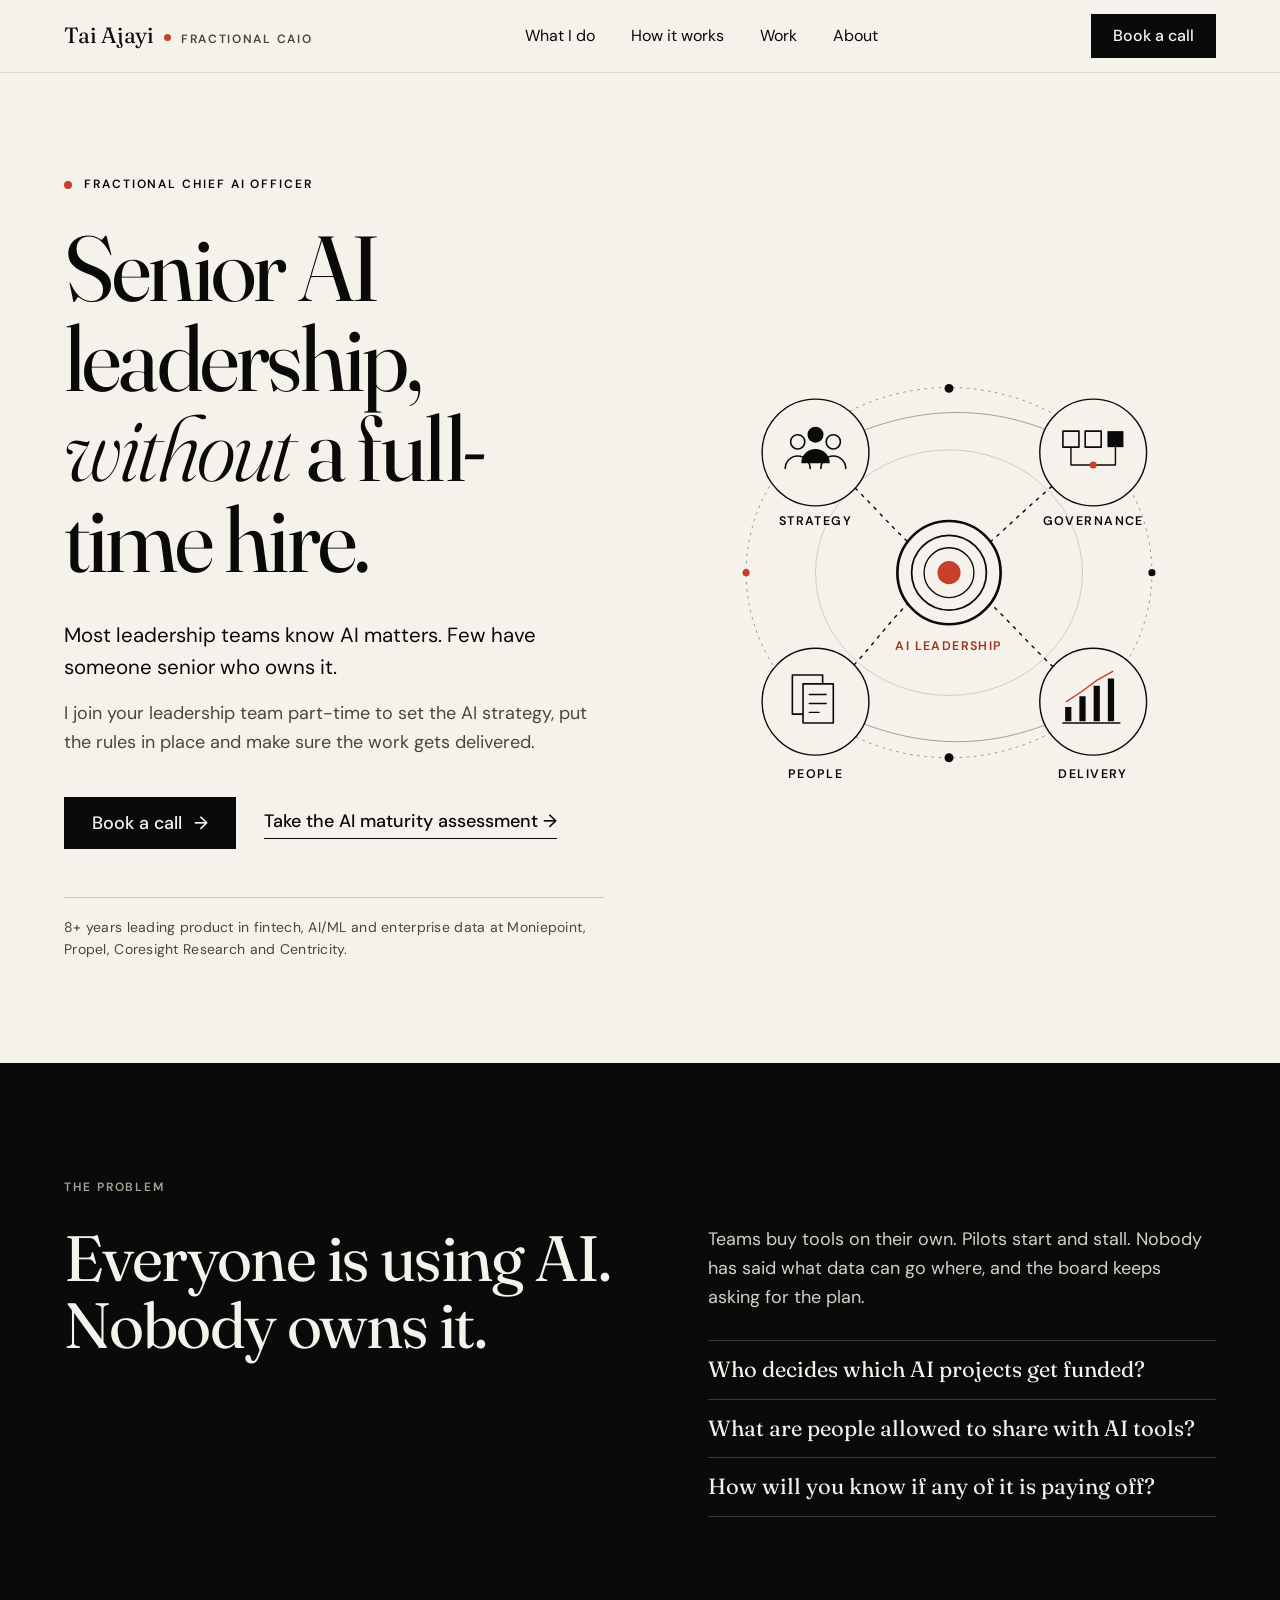
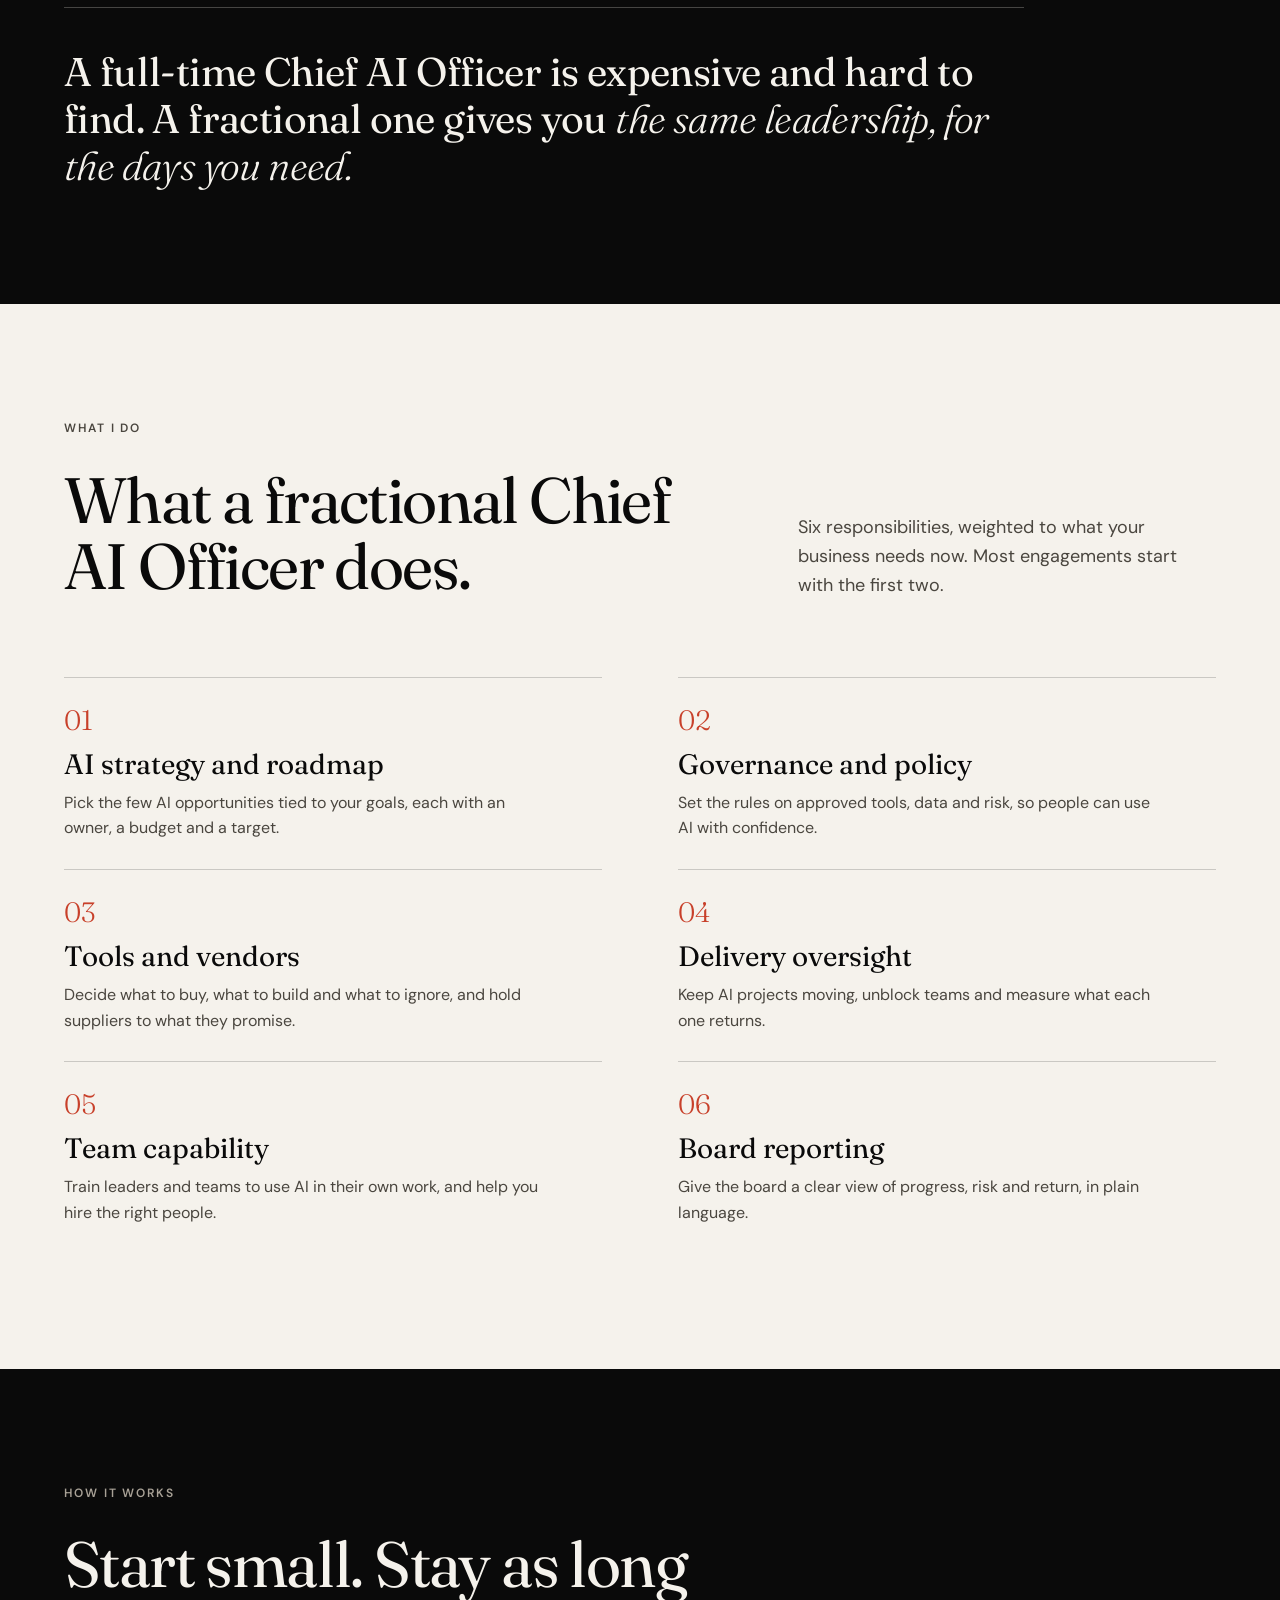
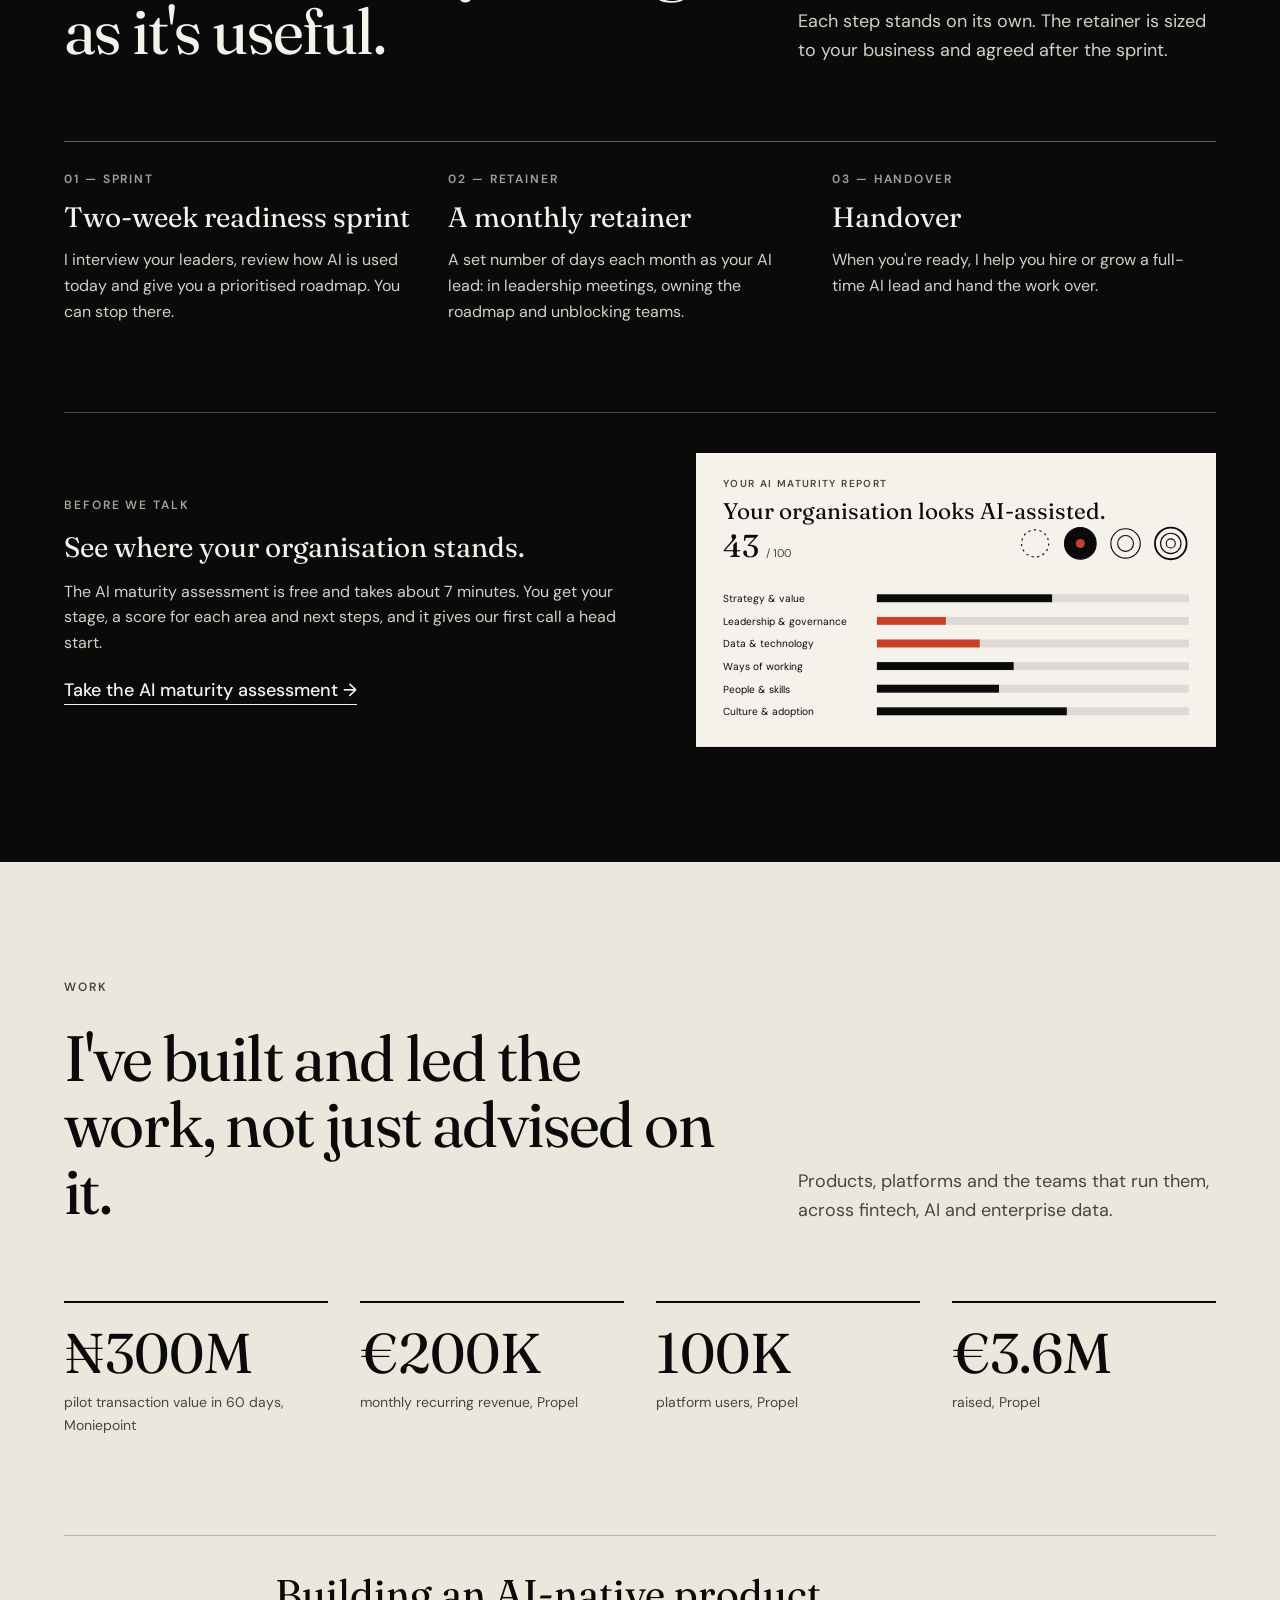
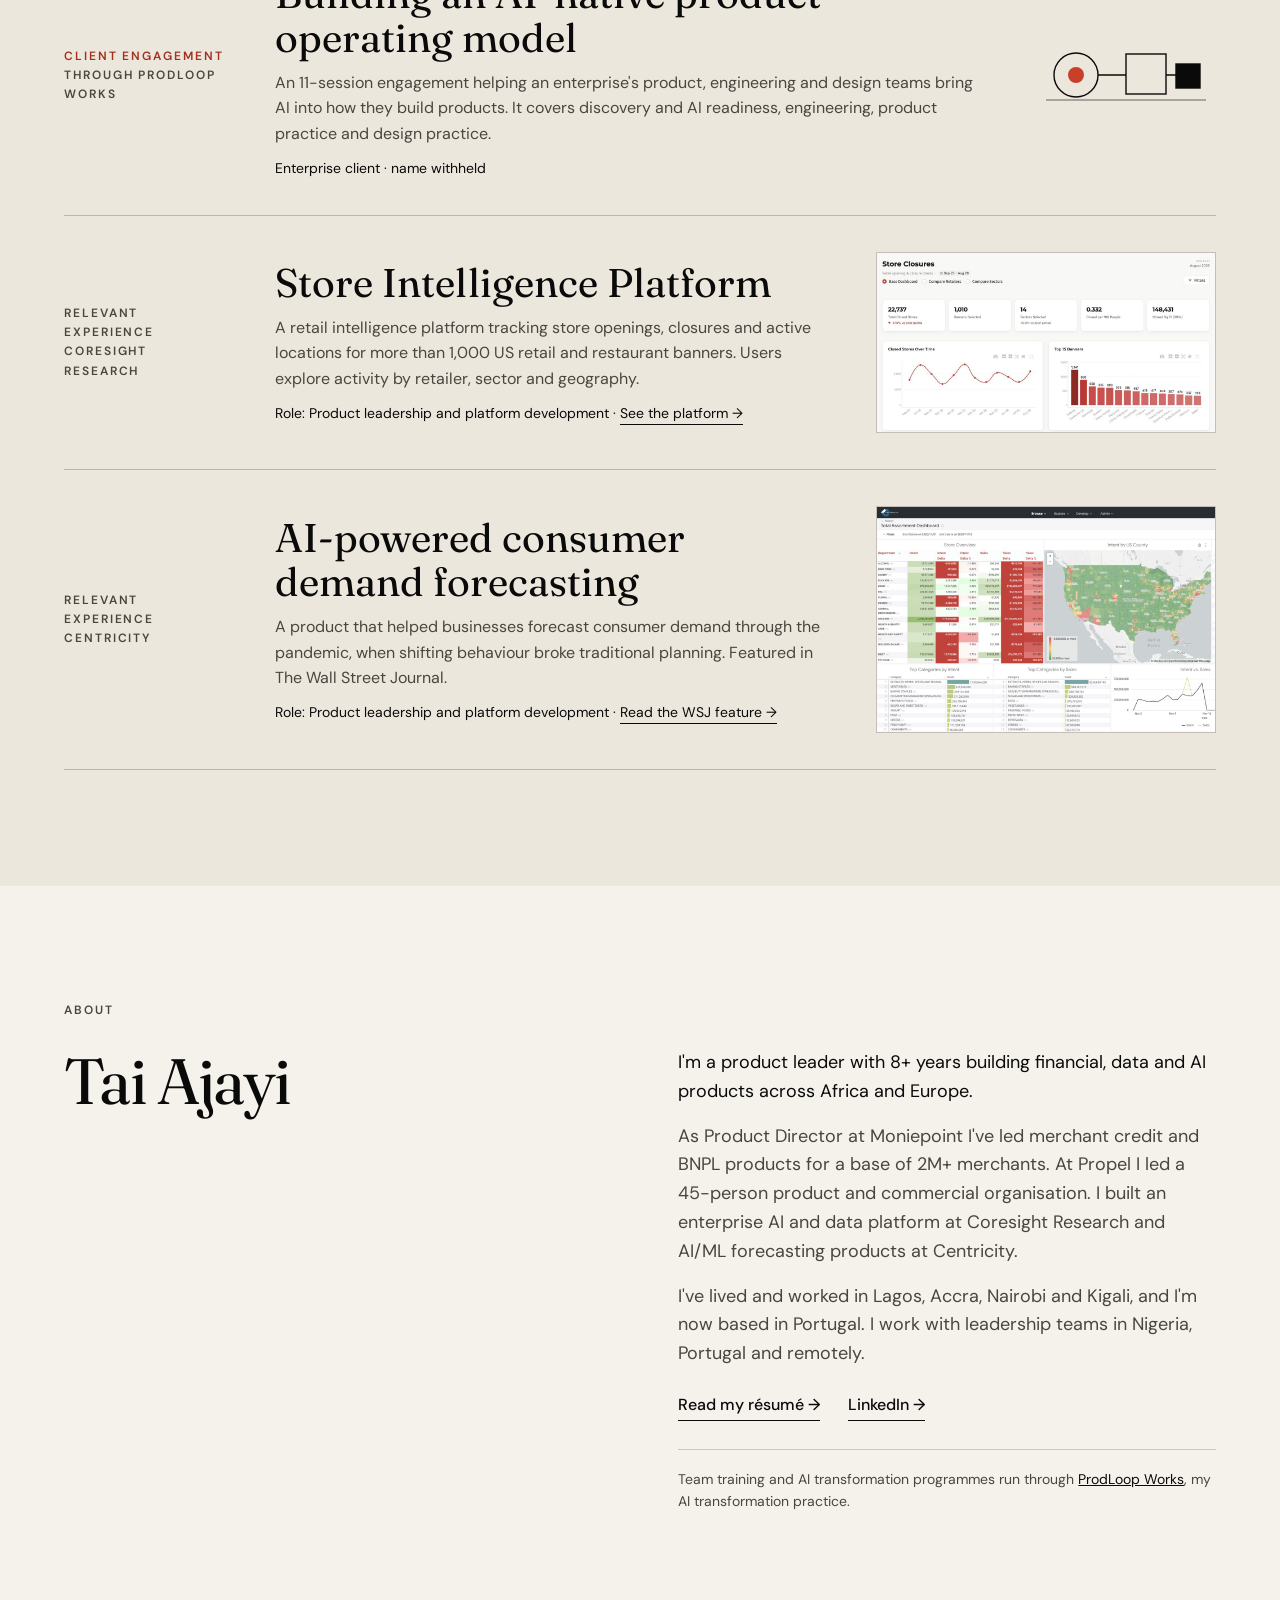
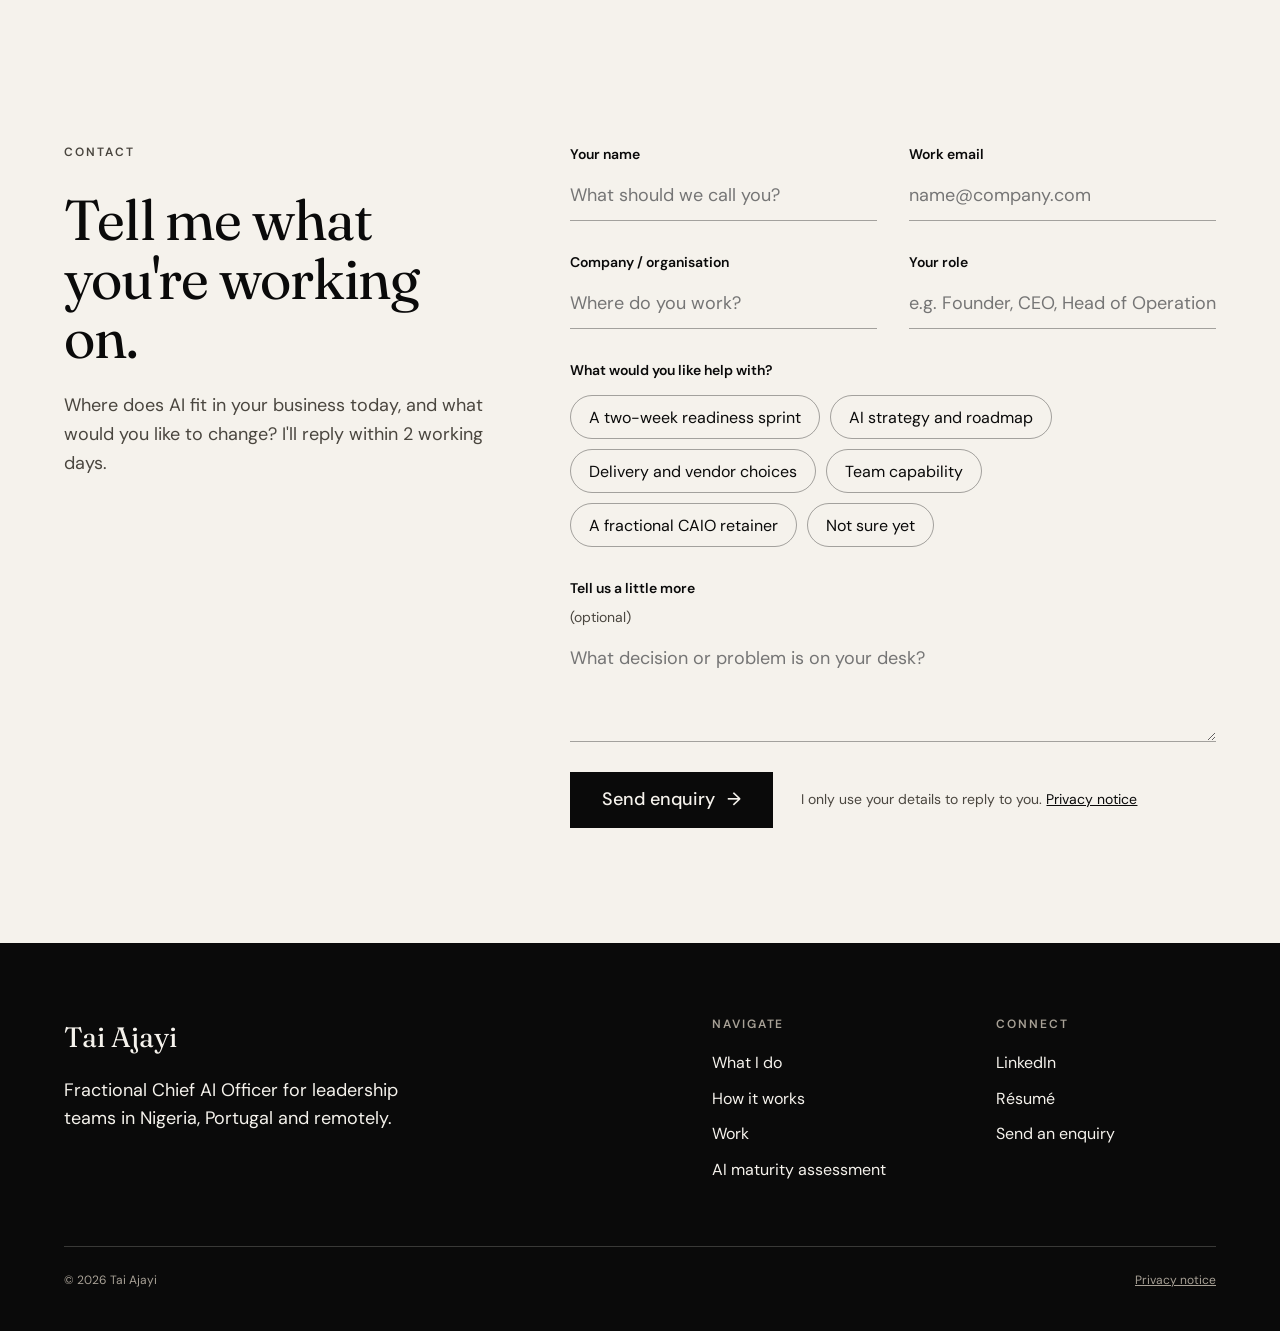
<file: index.html>
<!doctype html>
<html lang="en-GB">
<head>
<meta charset="utf-8">
<meta name="viewport" content="width=device-width, initial-scale=1">
<title>Tai Ajayi — Fractional Chief AI Officer</title>
<meta name="description" content="Senior AI leadership without a full-time hire. Tai Ajayi works with leadership teams in Nigeria, Portugal and remotely as a fractional Chief AI Officer.">
<meta property="og:title" content="Tai Ajayi — Fractional Chief AI Officer">
<meta property="og:description" content="Senior AI leadership, without a full-time hire.">
<meta property="og:type" content="website">
<meta property="og:url" content="https://taiwoajayi9-alt.github.io/fractional-chief-ai-officer/">
<link rel="canonical" href="https://taiwoajayi9-alt.github.io/fractional-chief-ai-officer/">
<link rel="icon" type="image/svg+xml" href="assets/mark.svg">
<link rel="preconnect" href="https://fonts.googleapis.com">
<link rel="preconnect" href="https://fonts.gstatic.com" crossorigin>
<link href="https://fonts.googleapis.com/css2?family=DM+Sans:opsz,wght@9..40,400;9..40,500;9..40,600&amp;family=Fraunces:ital,opsz,wght@0,9..144,300;0,9..144,400;0,9..144,500;1,9..144,300;1,9..144,400&amp;display=swap" rel="stylesheet">
<style>
body{margin:0;background:#F5F2EC}
html{scroll-behavior:smooth}
a{color:#0A0A0A}a:hover{color:#C8402A}
.plw{container-type:inline-size}
.plw *{box-sizing:border-box}
.plw [id]{scroll-margin-top:88px}
.nav-links{display:flex}
.menu-btn{display:none}
.stages{display:grid;grid-template-columns:repeat(4,minmax(0,1fr))}
.stage{border-top:1px solid rgba(245,242,236,.35);padding:0 28px 0 0}
.who-sub{display:grid;grid-template-columns:repeat(2,minmax(0,1fr))}
.flow{stroke-dasharray:3 7;animation:plwdash 2.8s linear infinite}
.pulse{transform-origin:center;transform-box:fill-box;animation:plwpulse 3.6s ease-out infinite}
@keyframes plwdash{to{stroke-dashoffset:-40}}
@keyframes plwpulse{0%{opacity:.7;transform:scale(1)}100%{opacity:0;transform:scale(1.9)}}
@media (prefers-reduced-motion:reduce){.flow,.pulse{animation:none}}
.pill input{position:absolute;opacity:0;width:1px;height:1px}
.pill:has(input:checked){background:#0A0A0A;color:#F5F2EC;border-color:#0A0A0A}
.pill:has(input:focus-visible){outline:2px solid #C8402A;outline-offset:2px}
.field:focus{outline:none;border-bottom-color:#0A0A0A}
.textlink{text-decoration:none;border-bottom:1px solid currentColor;padding-bottom:2px}
.textlink:hover{color:#C8402A}
.btn-dark:hover{background:#2A1F0E !important;color:#F5F2EC !important}
.btn-cream:hover{background:#ffffff !important;color:#0A0A0A !important}
@container (max-width: 900px){
  .nav-links{display:none}
  .menu-btn{display:inline-flex}
  .stages{grid-template-columns:1fr}
  .stage{border-top:0;border-left:1px solid rgba(245,242,236,.35);padding:0 0 40px 24px}
  .who-sub{grid-template-columns:1fr}
  .hide-sm{display:none}
}
@container (max-width: 600px){
  .plw svg *{vector-effect:non-scaling-stroke}
  .svg-lbl{font-size:24px}
  .svg-note{display:none}
}

#menu[hidden]{display:none}
[hidden]{display:none !important}
.plw button:focus-visible,.plw a:focus-visible,.plw input:focus-visible,.plw textarea:focus-visible{outline:2px solid #C8402A;outline-offset:3px}
#send[aria-busy="true"]{opacity:.6;cursor:progress}
.field[aria-invalid="true"]{border-bottom-color:#A3301E !important}

#menu[hidden]{display:none}
[hidden]{display:none !important}
.plw button:focus-visible,.plw a:focus-visible,.plw input:focus-visible,.plw textarea:focus-visible{outline:2px solid #C8402A;outline-offset:3px}
#send[aria-busy="true"]{opacity:.6;cursor:progress}
.field[aria-invalid="true"]{border-bottom-color:#A3301E !important}
.roles{display:grid;grid-template-columns:repeat(2,minmax(0,1fr));gap:0 clamp(32px,6cqi,96px)}
.steps3{display:grid;grid-template-columns:repeat(3,minmax(0,1fr))}
.stats{display:grid;grid-template-columns:repeat(4,minmax(0,1fr));gap:0 32px}
@container (max-width: 900px){.roles{grid-template-columns:1fr}.steps3{grid-template-columns:1fr}.steps3 li{padding-bottom:28px !important}.stats{grid-template-columns:repeat(2,minmax(0,1fr))}}
</style>
</head>
<body data-site="Fractional CAIO site">
<div class="plw" style="width: 100%; background: #F5F2EC; color: #0A0A0A; font-family: 'DM Sans', system-ui, sans-serif; font-size: 18px; line-height: 1.6">

<header style="position: sticky; top: 0; z-index: 20; background: rgba(245,242,236,0.94); backdrop-filter: blur(8px); border-bottom: 1px solid rgba(10,10,10,0.12)">
  <nav aria-label="Main" style="max-width: 1280px; margin: 0 auto; padding: 14px clamp(20px, 5cqi, 64px); display: flex; align-items: center; justify-content: space-between; gap: 24px; min-height: 72px">
    <a href="#top" aria-label="Tai Ajayi, Fractional Chief AI Officer — back to top" style="text-decoration: none; color: #0A0A0A"><span style="display: inline-flex; align-items: baseline; gap: 10px; white-space: nowrap"><span style="font-family: 'Fraunces', Georgia, serif; font-size: 22px; letter-spacing: -0.01em">Tai Ajayi</span><span aria-hidden="true" style="width: 7px; height: 7px; border-radius: 50%; background: #C8402A; display: inline-block; transform: translateY(-2px)"></span><span class="hide-sm" style="font-size: 12px; letter-spacing: 0.14em; text-transform: uppercase; font-weight: 600; color: #4A463F">Fractional CAIO</span></span></a>
    <div class="nav-links" style="align-items: center; gap: 36px; font-size: 16px">
      <a href="#what-i-do" style="text-decoration: none">What I do</a>
      <a href="#how" style="text-decoration: none">How it works</a>
      <a href="#work" style="text-decoration: none">Work</a>
      <a href="#about" style="text-decoration: none">About</a>
    </div>
    <div style="display: flex; align-items: center; gap: 10px">
      <a href="#contact" class="btn-dark" style="display: inline-flex; align-items: center; min-height: 44px; padding: 0 22px; background: #0A0A0A; color: #F5F2EC; text-decoration: none; font-size: 16px; font-weight: 500">Book a call</a>
      <button class="menu-btn" id="menu-open" aria-label="Open menu" aria-expanded="false" aria-controls="menu" style="align-items: center; justify-content: center; width: 44px; height: 44px; border: 1px solid #0A0A0A; background: transparent; color: #0A0A0A; cursor: pointer; padding: 0">
        <svg width="20" height="14" viewBox="0 0 20 14" aria-hidden="true"><path d="M0 1h20M0 7h20M0 13h20" stroke="currentColor" stroke-width="1.6" fill="none"></path></svg>
      </button>
    </div>
  </nav>
  <div id="menu" hidden>
    <div role="dialog" aria-modal="true" aria-label="Menu" style="position: fixed; inset: 0; overflow-y: auto; background: #0A0A0A; color: #F5F2EC; z-index: 40; padding: 20px; display: flex; flex-direction: column">
      <div style="display: flex; justify-content: space-between; align-items: center">
        <span style="font-family: 'Fraunces', Georgia, serif; font-size: 22px">Tai Ajayi</span>
        <button type="button" data-close-menu aria-label="Close menu" style="width: 44px; height: 44px; border: 1px solid #F5F2EC; background: transparent; color: #F5F2EC; cursor: pointer; font-size: 22px">✕</button>
      </div>
      <div style="display: flex; flex-direction: column; margin-top: 56px; font-family: 'Fraunces', Georgia, serif; font-size: 40px; line-height: 1.2">
        <a href="#what-i-do" data-close-menu style="color: #F5F2EC; text-decoration: none; padding: 14px 0; border-bottom: 1px solid rgba(245,242,236,.2)">What I do</a>
        <a href="#how" data-close-menu style="color: #F5F2EC; text-decoration: none; padding: 14px 0; border-bottom: 1px solid rgba(245,242,236,.2)">How it works</a>
        <a href="#work" data-close-menu style="color: #F5F2EC; text-decoration: none; padding: 14px 0; border-bottom: 1px solid rgba(245,242,236,.2)">Work</a>
        <a href="#about" data-close-menu style="color: #F5F2EC; text-decoration: none; padding: 14px 0; border-bottom: 1px solid rgba(245,242,236,.2)">About</a>
        <a href="#contact" data-close-menu style="color: #F5F2EC; text-decoration: none; padding: 14px 0; border-bottom: 1px solid rgba(245,242,236,.2)">Contact</a>
      </div>
    </div>
  </div>
</header>

<!-- HERO -->
<section id="top" style="max-width: 1280px; margin: 0 auto; padding: clamp(48px, 8cqi, 112px) clamp(20px, 5cqi, 64px) clamp(56px, 8cqi, 120px)">
  <div style="display: flex; flex-wrap: wrap; align-items: center; gap: clamp(32px, 5cqi, 72px)">
    <div style="flex: 1 1 460px; min-width: 0">
      <p style="margin: 0 0 28px; font-size: 12px; letter-spacing: 0.16em; text-transform: uppercase; font-weight: 600; display: flex; align-items: center; gap: 12px"><span aria-hidden="true" style="width: 8px; height: 8px; border-radius: 50%; background: #C8402A; display: inline-block"></span>Fractional Chief AI Officer</p>
      <h1 style="margin: 0; font-family: 'Fraunces', Georgia, serif; font-weight: 400; font-size: clamp(48px, 7.2cqi, 96px); line-height: 0.98; letter-spacing: -0.03em">Senior AI leadership, <span style="font-style: italic; font-weight: 300">without</span> a full-time hire.</h1>
      <p style="margin: 36px 0 0; max-width: 540px; font-size: clamp(18px, 1.6cqi, 22px); line-height: 1.55">Most leadership teams know AI matters. Few have someone senior who owns it.</p>
      <p style="margin: 16px 0 0; max-width: 540px; color: #4A463F">I join your leadership team part-time to set the AI strategy, put the rules in place and make sure the work gets delivered.</p>
      <div style="display: flex; flex-wrap: wrap; align-items: center; gap: 28px; margin-top: 40px">
        <a href="#contact" data-pick="leadership" class="btn-dark" style="display: inline-flex; align-items: center; gap: 12px; min-height: 52px; padding: 0 28px; background: #0A0A0A; color: #F5F2EC; text-decoration: none; font-weight: 500">Book a call <span aria-hidden="true">→</span></a>
        <a href="assessment/" class="textlink" style="font-weight: 500">Take the AI maturity assessment →</a>
      </div>
      <p style="margin: 48px 0 0; padding-top: 18px; border-top: 1px solid rgba(10,10,10,.18); max-width: 540px; font-size: 14px; color: #4A463F; letter-spacing: 0.02em">8+ years leading product in fintech, AI/ML and enterprise data at Moniepoint, Propel, Coresight Research and Centricity.</p>
    </div>
    <div style="flex: 1 1 440px; min-width: 0">
      <svg viewBox="0 0 600 560" role="img" aria-label="AI leadership at the centre of strategy, governance, delivery and people" style="width: 100%; height: auto; display: block">
        <g fill="none" stroke="#0A0A0A" stroke-linecap="round" stroke-linejoin="round">
          <!-- orbit -->
          <ellipse cx="300" cy="285" rx="228" ry="208" stroke-width="1" stroke-dasharray="2 6" opacity="0.45"></ellipse>
          <ellipse cx="300" cy="285" rx="150" ry="138" stroke-width="1" opacity="0.18"></ellipse>
          <!-- connections -->
          <path class="flow" d="M150 150 C 200 190, 230 230, 262 258" stroke-width="1.6"></path>
          <path class="flow" d="M462 150 C 410 190, 370 230, 338 258" stroke-width="1.6"></path>
          <path class="flow" d="M462 430 C 410 390, 370 340, 338 312" stroke-width="1.6"></path>
          <path class="flow" d="M150 430 C 200 390, 230 340, 262 312" stroke-width="1.6"></path>
          <path d="M150 150 C 260 90, 360 90, 462 150" stroke-width="1" opacity="0.4"></path>
          <path d="M150 430 C 260 490, 360 490, 462 430" stroke-width="1" opacity="0.4"></path>
          <!-- core: echoes the loop mark -->
          <circle class="pulse" cx="300" cy="285" r="58" stroke="#C8402A" stroke-width="1.5"></circle>
          <circle cx="300" cy="285" r="58" stroke-width="3" fill="#F5F2EC"></circle>
          <circle cx="300" cy="285" r="42" stroke-width="2"></circle>
          <circle cx="300" cy="285" r="28" stroke-width="1.5"></circle>
          <circle cx="300" cy="285" r="13" fill="#C8402A" stroke="none"></circle>
          <!-- people -->
          <g transform="translate(150 150)">
            <circle r="60" fill="#F5F2EC" stroke-width="1.6"></circle>
            <circle cx="-20" cy="-12" r="8" stroke-width="1.8"></circle><path d="M-34 18 a14 14 0 0 1 28 0" stroke-width="1.8"></path>
            <circle cx="20" cy="-12" r="8" stroke-width="1.8"></circle><path d="M6 18 a14 14 0 0 1 28 0" stroke-width="1.8"></path>
            <circle cx="0" cy="-20" r="9" fill="#0A0A0A" stroke="none"></circle><path d="M-16 12 a16 16 0 0 1 32 0" fill="#0A0A0A" stroke="none"></path>
          </g>
          <!-- workflows -->
          <g transform="translate(462 150)">
            <circle r="60" fill="#F5F2EC" stroke-width="1.6"></circle>
            <rect x="-34" y="-24" width="18" height="18" stroke-width="1.8"></rect>
            <rect x="-9" y="-24" width="18" height="18" stroke-width="1.8"></rect>
            <rect x="16" y="-24" width="18" height="18" fill="#0A0A0A" stroke="none"></rect>
            <path d="M-25 -6 V 14 H 25 V -6" stroke-width="1.6"></path>
            <circle cx="0" cy="14" r="4" fill="#C8402A" stroke="none"></circle>
          </g>
          <!-- data -->
          <g transform="translate(462 430)">
            <circle r="60" fill="#F5F2EC" stroke-width="1.6"></circle>
            <path d="M-28 22 V 6 M-12 22 V -6 M4 22 V -18 M20 22 V -26" stroke-width="7" stroke-linecap="butt"></path>
            <path d="M-34 24 H 30" stroke-width="1.6"></path>
            <path d="M-30 0 L -12 -12 L 4 -24 L 22 -34" stroke="#C8402A" stroke-width="1.6"></path>
          </g>
          <!-- knowledge -->
          <g transform="translate(150 430)">
            <circle r="60" fill="#F5F2EC" stroke-width="1.6"></circle>
            <rect x="-26" y="-30" width="34" height="44" stroke-width="1.8" fill="#F5F2EC"></rect>
            <rect x="-14" y="-20" width="34" height="44" stroke-width="1.8" fill="#F5F2EC"></rect>
            <path d="M-7 -8 H 12 M-7 2 H 12 M-7 12 H 4" stroke-width="1.6"></path>
          </g>
          <!-- satellites -->
          <circle cx="300" cy="78" r="5" fill="#0A0A0A" stroke="none"></circle>
          <circle cx="300" cy="493" r="5" fill="#0A0A0A" stroke="none"></circle>
          <circle cx="72" cy="285" r="4" fill="#C8402A" stroke="none"></circle>
          <circle cx="528" cy="285" r="4" fill="#0A0A0A" stroke="none"></circle>
        </g>
        <g class="svg-lbl" font-family="DM Sans, sans-serif" font-size="14" letter-spacing="1.6" fill="#0A0A0A" font-weight="600">
          <text x="150" y="232" text-anchor="middle">STRATEGY</text>
          <text x="462" y="232" text-anchor="middle">GOVERNANCE</text>
          <text x="462" y="516" text-anchor="middle">DELIVERY</text>
          <text x="150" y="516" text-anchor="middle">PEOPLE</text>
          <text x="300" y="372" text-anchor="middle" fill="#A3301E">AI LEADERSHIP</text>
        </g>
      </svg>
    </div>
  </div>
</section>

<!-- THE PROBLEM -->
<section style="background: #0A0A0A; color: #F5F2EC">
  <div style="max-width: 1280px; margin: 0 auto; padding: clamp(72px, 9cqi, 140px) clamp(20px, 5cqi, 64px)">
    <p style="margin: 0 0 28px; font-size: 12px; letter-spacing: 0.16em; text-transform: uppercase; font-weight: 600; color: #A8A196">The problem</p>
    <div style="display: flex; flex-wrap: wrap; gap: clamp(32px, 6cqi, 96px); align-items: flex-start">
      <h2 style="flex: 1 1 460px; min-width: 0; margin: 0; font-family: 'Fraunces', Georgia, serif; font-weight: 400; font-size: clamp(40px, 5cqi, 64px); line-height: 1.04; letter-spacing: -0.025em">Everyone is using AI. Nobody owns it.</h2>
      <div style="flex: 1 1 400px; min-width: 0; color: #D6D0C4">
        <p style="margin: 0">Teams buy tools on their own. Pilots start and stall. Nobody has said what data can go where, and the board keeps asking for the plan.</p>
        <div style="margin-top: 28px; display: flex; flex-direction: column; font-family: 'Fraunces', Georgia, serif; font-size: 22px; line-height: 1.35; color: #F5F2EC">
          <p style="margin: 0; padding: 14px 0; border-top: 1px solid rgba(245,242,236,.2)">Who decides which AI projects get funded?</p>
          <p style="margin: 0; padding: 14px 0; border-top: 1px solid rgba(245,242,236,.2)">What are people allowed to share with AI tools?</p>
          <p style="margin: 0; padding: 14px 0; border-top: 1px solid rgba(245,242,236,.2); border-bottom: 1px solid rgba(245,242,236,.2)">How will you know if any of it is paying off?</p>
        </div>
      </div>
    </div>
    <div style="margin-top: clamp(56px, 7cqi, 96px); padding-top: 40px; border-top: 1px solid rgba(245,242,236,.25); max-width: 960px">
      <p style="margin: 0; font-family: 'Fraunces', Georgia, serif; font-size: clamp(28px, 3.4cqi, 40px); line-height: 1.18; letter-spacing: -0.015em">A full-time Chief AI Officer is expensive and hard to find. A fractional one gives you <span style="font-style: italic; font-weight: 300">the same leadership, for the days you need.</span></p>
    </div>
  </div>
</section>

<!-- WHAT I DO -->
<section id="what-i-do" style="max-width: 1280px; margin: 0 auto; padding: clamp(72px, 9cqi, 140px) clamp(20px, 5cqi, 64px)">
  <p style="margin: 0 0 28px; font-size: 12px; letter-spacing: 0.16em; text-transform: uppercase; font-weight: 600; color: #4A463F">What I do</p>
  <div style="display: flex; flex-wrap: wrap; gap: 24px clamp(32px, 6cqi, 96px); align-items: flex-end">
    <h2 style="flex: 1 1 560px; min-width: 0; margin: 0; font-family: 'Fraunces', Georgia, serif; font-weight: 400; font-size: clamp(40px, 5cqi, 64px); line-height: 1.04; letter-spacing: -0.025em">What a fractional Chief AI Officer does.</h2>
    <p style="flex: 1 1 320px; min-width: 0; margin: 0; color: #4A463F">Six responsibilities, weighted to what your business needs now. Most engagements start with the first two.</p>
  </div>
  <div class="roles" style="margin-top: clamp(48px, 6cqi, 80px)">
      <div style="padding: 28px 0; border-top: 1px solid rgba(10,10,10,.18)">
        <p style="margin: 0; font-family: 'Fraunces', Georgia, serif; font-size: 28px; font-weight: 300; line-height: 1; color: #C8402A">01</p>
        <h3 style="margin: 14px 0 0; font-family: 'Fraunces', Georgia, serif; font-weight: 400; font-size: 28px; line-height: 1.15">AI strategy and roadmap</h3>
        <p style="margin: 10px 0 0; font-size: 16px; color: #4A463F; max-width: 480px">Pick the few AI opportunities tied to your goals, each with an owner, a budget and a target.</p>
      </div>
      <div style="padding: 28px 0; border-top: 1px solid rgba(10,10,10,.18)">
        <p style="margin: 0; font-family: 'Fraunces', Georgia, serif; font-size: 28px; font-weight: 300; line-height: 1; color: #C8402A">02</p>
        <h3 style="margin: 14px 0 0; font-family: 'Fraunces', Georgia, serif; font-weight: 400; font-size: 28px; line-height: 1.15">Governance and policy</h3>
        <p style="margin: 10px 0 0; font-size: 16px; color: #4A463F; max-width: 480px">Set the rules on approved tools, data and risk, so people can use AI with confidence.</p>
      </div>
      <div style="padding: 28px 0; border-top: 1px solid rgba(10,10,10,.18)">
        <p style="margin: 0; font-family: 'Fraunces', Georgia, serif; font-size: 28px; font-weight: 300; line-height: 1; color: #C8402A">03</p>
        <h3 style="margin: 14px 0 0; font-family: 'Fraunces', Georgia, serif; font-weight: 400; font-size: 28px; line-height: 1.15">Tools and vendors</h3>
        <p style="margin: 10px 0 0; font-size: 16px; color: #4A463F; max-width: 480px">Decide what to buy, what to build and what to ignore, and hold suppliers to what they promise.</p>
      </div>
      <div style="padding: 28px 0; border-top: 1px solid rgba(10,10,10,.18)">
        <p style="margin: 0; font-family: 'Fraunces', Georgia, serif; font-size: 28px; font-weight: 300; line-height: 1; color: #C8402A">04</p>
        <h3 style="margin: 14px 0 0; font-family: 'Fraunces', Georgia, serif; font-weight: 400; font-size: 28px; line-height: 1.15">Delivery oversight</h3>
        <p style="margin: 10px 0 0; font-size: 16px; color: #4A463F; max-width: 480px">Keep AI projects moving, unblock teams and measure what each one returns.</p>
      </div>
      <div style="padding: 28px 0; border-top: 1px solid rgba(10,10,10,.18)">
        <p style="margin: 0; font-family: 'Fraunces', Georgia, serif; font-size: 28px; font-weight: 300; line-height: 1; color: #C8402A">05</p>
        <h3 style="margin: 14px 0 0; font-family: 'Fraunces', Georgia, serif; font-weight: 400; font-size: 28px; line-height: 1.15">Team capability</h3>
        <p style="margin: 10px 0 0; font-size: 16px; color: #4A463F; max-width: 480px">Train leaders and teams to use AI in their own work, and help you hire the right people.</p>
      </div>
      <div style="padding: 28px 0; border-top: 1px solid rgba(10,10,10,.18)">
        <p style="margin: 0; font-family: 'Fraunces', Georgia, serif; font-size: 28px; font-weight: 300; line-height: 1; color: #C8402A">06</p>
        <h3 style="margin: 14px 0 0; font-family: 'Fraunces', Georgia, serif; font-weight: 400; font-size: 28px; line-height: 1.15">Board reporting</h3>
        <p style="margin: 10px 0 0; font-size: 16px; color: #4A463F; max-width: 480px">Give the board a clear view of progress, risk and return, in plain language.</p>
      </div>
  </div>
</section>

<!-- HOW IT WORKS -->
<section id="how" style="background: #0A0A0A; color: #F5F2EC">
  <div style="max-width: 1280px; margin: 0 auto; padding: clamp(72px, 9cqi, 140px) clamp(20px, 5cqi, 64px)">
    <p style="margin: 0 0 28px; font-size: 12px; letter-spacing: 0.16em; text-transform: uppercase; font-weight: 600; color: #A8A196">How it works</p>
    <div style="display: flex; flex-wrap: wrap; gap: 24px clamp(32px, 6cqi, 96px); align-items: flex-end">
      <h2 style="flex: 1 1 560px; min-width: 0; margin: 0; font-family: 'Fraunces', Georgia, serif; font-weight: 400; font-size: clamp(40px, 5cqi, 64px); line-height: 1.04; letter-spacing: -0.025em">Start small. Stay as long as it's useful.</h2>
      <p style="flex: 1 1 320px; min-width: 0; margin: 0; color: #D6D0C4">Each step stands on its own. The retainer is sized to your business and agreed after the sprint.</p>
    </div>
    <ol class="steps3" style="list-style: none; margin: clamp(48px, 6cqi, 80px) 0 0; padding: 0">
      <li style="border-top: 1px solid rgba(245,242,236,.35); padding: 28px 28px 0 0">
        <p style="margin: 0; font-size: 12px; letter-spacing: 0.16em; font-weight: 600; color: #A8A196">01 — SPRINT</p>
        <h3 style="margin: 12px 0 0; font-family: 'Fraunces', Georgia, serif; font-weight: 400; font-size: 28px; line-height: 1.15">Two-week readiness sprint</h3>
        <p style="margin: 14px 0 0; font-size: 16px; color: #D6D0C4">I interview your leaders, review how AI is used today and give you a prioritised roadmap. You can stop there.</p>
      </li>
      <li style="border-top: 1px solid rgba(245,242,236,.35); padding: 28px 28px 0 0">
        <p style="margin: 0; font-size: 12px; letter-spacing: 0.16em; font-weight: 600; color: #A8A196">02 — RETAINER</p>
        <h3 style="margin: 12px 0 0; font-family: 'Fraunces', Georgia, serif; font-weight: 400; font-size: 28px; line-height: 1.15">A monthly retainer</h3>
        <p style="margin: 14px 0 0; font-size: 16px; color: #D6D0C4">A set number of days each month as your AI lead: in leadership meetings, owning the roadmap and unblocking teams.</p>
      </li>
      <li style="border-top: 1px solid rgba(245,242,236,.35); padding: 28px 28px 0 0">
        <p style="margin: 0; font-size: 12px; letter-spacing: 0.16em; font-weight: 600; color: #A8A196">03 — HANDOVER</p>
        <h3 style="margin: 12px 0 0; font-family: 'Fraunces', Georgia, serif; font-weight: 400; font-size: 28px; line-height: 1.15">Handover</h3>
        <p style="margin: 14px 0 0; font-size: 16px; color: #D6D0C4">When you're ready, I help you hire or grow a full-time AI lead and hand the work over.</p>
      </li>
    </ol>

    <div style="margin-top: clamp(56px, 7cqi, 88px); padding-top: 40px; border-top: 1px solid rgba(245,242,236,.25); display: flex; flex-wrap: wrap; gap: 32px clamp(32px, 5cqi, 80px); align-items: center">
      <div style="flex: 1 1 320px; min-width: 0">
        <p style="margin: 0 0 16px; font-size: 12px; letter-spacing: 0.16em; text-transform: uppercase; font-weight: 600; color: #A8A196">Before we talk</p>
        <p style="margin: 0; font-family: 'Fraunces', Georgia, serif; font-size: 28px; line-height: 1.2">See where your organisation stands.</p>
        <p style="margin: 14px 0 0; font-size: 16px; color: #D6D0C4">The AI maturity assessment is free and takes about 7 minutes. You get your stage, a score for each area and next steps, and it gives our first call a head start.</p>
        <p style="margin: 20px 0 0"><a href="assessment/" class="textlink" style="color: #F5F2EC; font-weight: 500">Take the AI maturity assessment →</a></p>
      </div>
      <svg viewBox="0 0 460 260" role="img" aria-label="Preview of the AI maturity report: a stage scale, six area scores and next steps" style="flex: 1 1 380px; min-width: 0; max-width: 520px; height: auto; display: block">
        <rect x="0" y="0" width="460" height="260" fill="#F5F2EC"></rect>
        <g font-family="DM Sans, sans-serif" fill="#4A463F" font-size="9" letter-spacing="1.2" font-weight="600"><text x="24" y="30">YOUR AI MATURITY REPORT</text></g>
        <text x="24" y="58" font-family="Fraunces, Georgia, serif" font-size="20" fill="#0A0A0A">Your organisation looks AI-assisted.</text>
        <text x="24" y="92" font-family="Fraunces, Georgia, serif" font-size="28" fill="#0A0A0A">43</text>
        <text x="62" y="92" font-family="DM Sans, sans-serif" font-size="10" fill="#4A463F">/ 100</text>
        <g fill="none" stroke="#0A0A0A">
          <circle cx="300" cy="80" r="12" stroke-dasharray="2 3"></circle>
          <circle cx="340" cy="80" r="14" fill="#0A0A0A"></circle><circle cx="340" cy="80" r="4" fill="#C8402A" stroke="none"></circle>
          <circle cx="380" cy="80" r="13"></circle><circle cx="380" cy="80" r="7"></circle>
          <circle cx="420" cy="80" r="14" stroke-width="1.6"></circle><circle cx="420" cy="80" r="9"></circle><circle cx="420" cy="80" r="4"></circle>
        </g>
        <g font-family="DM Sans, sans-serif" font-size="9" fill="#0A0A0A">
          <text x="24" y="132">Strategy &amp; value</text><text x="24" y="152">Leadership &amp; governance</text><text x="24" y="172">Data &amp; technology</text><text x="24" y="192">Ways of working</text><text x="24" y="212">People &amp; skills</text><text x="24" y="232">Culture &amp; adoption</text>
        </g>
        <g>
          <rect x="160" y="125" width="276" height="7" fill="#0A0A0A" fill-opacity="0.1"></rect><rect x="160" y="125" width="155" height="7" fill="#0A0A0A"></rect>
          <rect x="160" y="145" width="276" height="7" fill="#0A0A0A" fill-opacity="0.1"></rect><rect x="160" y="145" width="61" height="7" fill="#C8402A"></rect>
          <rect x="160" y="165" width="276" height="7" fill="#0A0A0A" fill-opacity="0.1"></rect><rect x="160" y="165" width="91" height="7" fill="#C8402A"></rect>
          <rect x="160" y="185" width="276" height="7" fill="#0A0A0A" fill-opacity="0.1"></rect><rect x="160" y="185" width="121" height="7" fill="#0A0A0A"></rect>
          <rect x="160" y="205" width="276" height="7" fill="#0A0A0A" fill-opacity="0.1"></rect><rect x="160" y="205" width="108" height="7" fill="#0A0A0A"></rect>
          <rect x="160" y="225" width="276" height="7" fill="#0A0A0A" fill-opacity="0.1"></rect><rect x="160" y="225" width="168" height="7" fill="#0A0A0A"></rect>
        </g>
      </svg>
    </div>
  </div>
</section>

<!-- WORK -->
<section id="work" style="background: #ECE7DD">
  <div style="max-width: 1280px; margin: 0 auto; padding: clamp(72px, 9cqi, 140px) clamp(20px, 5cqi, 64px)">
    <p style="margin: 0 0 28px; font-size: 12px; letter-spacing: 0.16em; text-transform: uppercase; font-weight: 600; color: #4A463F">Work</p>
    <div style="display: flex; flex-wrap: wrap; gap: 24px clamp(32px, 6cqi, 96px); align-items: flex-end">
      <h2 style="flex: 1 1 560px; min-width: 0; margin: 0; font-family: 'Fraunces', Georgia, serif; font-weight: 400; font-size: clamp(40px, 5cqi, 64px); line-height: 1.04; letter-spacing: -0.025em">I've built and led the work, not just advised on it.</h2>
      <p style="flex: 1 1 320px; min-width: 0; margin: 0; color: #4A463F">Products, platforms and the teams that run them, across fintech, AI and enterprise data.</p>
    </div>
    <div class="stats" style="margin-top: clamp(48px, 6cqi, 80px)">
        <div style="padding: 22px 0; border-top: 2px solid #0A0A0A">
          <p style="margin: 0; font-family: 'Fraunces', Georgia, serif; font-size: clamp(40px, 4.4cqi, 56px); line-height: 1">₦300M</p>
          <p style="margin: 10px 0 0; font-size: 14px; color: #4A463F">pilot transaction value in 60 days, Moniepoint</p>
        </div>
        <div style="padding: 22px 0; border-top: 2px solid #0A0A0A">
          <p style="margin: 0; font-family: 'Fraunces', Georgia, serif; font-size: clamp(40px, 4.4cqi, 56px); line-height: 1">€200K</p>
          <p style="margin: 10px 0 0; font-size: 14px; color: #4A463F">monthly recurring revenue, Propel</p>
        </div>
        <div style="padding: 22px 0; border-top: 2px solid #0A0A0A">
          <p style="margin: 0; font-family: 'Fraunces', Georgia, serif; font-size: clamp(40px, 4.4cqi, 56px); line-height: 1">100K</p>
          <p style="margin: 10px 0 0; font-size: 14px; color: #4A463F">platform users, Propel</p>
        </div>
        <div style="padding: 22px 0; border-top: 2px solid #0A0A0A">
          <p style="margin: 0; font-family: 'Fraunces', Georgia, serif; font-size: clamp(40px, 4.4cqi, 56px); line-height: 1">€3.6M</p>
          <p style="margin: 10px 0 0; font-size: 14px; color: #4A463F">raised, Propel</p>
        </div>
    </div>
    <div style="margin-top: clamp(48px, 6cqi, 80px)">
      <article style="display: flex; flex-wrap: wrap; gap: 20px clamp(24px, 4cqi, 64px); align-items: center; padding: 36px 0; border-top: 1px solid rgba(10,10,10,.22)">
        <p style="flex: 0 0 160px; margin: 0; font-size: 12px; letter-spacing: 0.16em; text-transform: uppercase; font-weight: 600; color: #A3301E">Client engagement<br><span style="color: #4A463F">Through ProdLoop Works</span></p>
        <div style="flex: 1 1 420px; min-width: 0">
          <h4 style="margin: 0; font-family: 'Fraunces', Georgia, serif; font-weight: 400; font-size: clamp(28px, 3.2cqi, 40px); line-height: 1.1">Building an AI-native product operating model</h4>
          <p style="margin: 10px 0 0; color: #4A463F; font-size: 16px">An 11-session engagement helping an enterprise's product, engineering and design teams bring AI into how they build products. It covers discovery and AI readiness, engineering, product practice and design practice.</p>
          <p style="margin: 10px 0 0; font-size: 14px">Enterprise client · name withheld</p>
        </div>
        <svg viewBox="0 0 180 110" aria-hidden="true" class="hide-sm" style="flex: 0 0 180px; width: 180px; height: 110px">
          <g fill="none" stroke="#0A0A0A" stroke-width="1.4"><path d="M10 80 H 170" opacity="0.4"></path><circle cx="40" cy="55" r="22"></circle><circle cx="40" cy="55" r="8" fill="#C8402A" stroke="none"></circle><rect x="90" y="34" width="40" height="40"></rect><rect x="140" y="44" width="24" height="24" fill="#0A0A0A"></rect><path d="M62 55 H 90 M130 55 H 140"></path></g>
        </svg>
      </article>

      <article style="display: flex; flex-wrap: wrap; gap: 20px clamp(24px, 4cqi, 64px); align-items: center; padding: 36px 0; border-top: 1px solid rgba(10,10,10,.22)">
        <p style="flex: 0 0 160px; margin: 0; font-size: 12px; letter-spacing: 0.16em; text-transform: uppercase; font-weight: 600; color: #4A463F">Relevant experience<br>Coresight Research</p>
        <div style="flex: 1 1 420px; min-width: 0">
          <h4 style="margin: 0; font-family: 'Fraunces', Georgia, serif; font-weight: 400; font-size: clamp(28px, 3.2cqi, 40px); line-height: 1.1">Store Intelligence Platform</h4>
          <p style="margin: 10px 0 0; color: #4A463F; font-size: 16px">A retail intelligence platform tracking store openings, closures and active locations for more than 1,000 US retail and restaurant banners. Users explore activity by retailer, sector and geography.</p>
          <p style="margin: 10px 0 0; font-size: 14px">Role: Product leadership and platform development · <a href="https://coresight.com/store-intelligence-platform-overview/" class="textlink">See the platform →</a></p>
        </div>
        <img src="assets/sip.jpg" alt="Store Intelligence Platform: store closures dashboard with closures over time and top banners" style="flex: 0 1 340px; width: 340px; max-width: 100%; height: auto; display: block; border: 1px solid rgba(10,10,10,.18)">
      </article>

      <article style="display: flex; flex-wrap: wrap; gap: 20px clamp(24px, 4cqi, 64px); align-items: center; padding: 36px 0; border-top: 1px solid rgba(10,10,10,.22); border-bottom: 1px solid rgba(10,10,10,.22)">
        <p style="flex: 0 0 160px; margin: 0; font-size: 12px; letter-spacing: 0.16em; text-transform: uppercase; font-weight: 600; color: #4A463F">Relevant experience<br>Centricity</p>
        <div style="flex: 1 1 420px; min-width: 0">
          <h4 style="margin: 0; font-family: 'Fraunces', Georgia, serif; font-weight: 400; font-size: clamp(28px, 3.2cqi, 40px); line-height: 1.1">AI-powered consumer demand forecasting</h4>
          <p style="margin: 10px 0 0; color: #4A463F; font-size: 16px">A product that helped businesses forecast consumer demand through the pandemic, when shifting behaviour broke traditional planning. Featured in The Wall Street Journal.</p>
          <p style="margin: 10px 0 0; font-size: 14px">Role: Product leadership and platform development · <a href="https://www.wsj.com/articles/ai-startup-sees-opportunity-forecasting-pandemic-era-consumer-demand-11610496808" class="textlink">Read the WSJ feature →</a></p>
        </div>
        <img src="assets/centricity.jpg" alt="Centricity dashboard: consumer intent and sales by department, US county map and intent versus sales over time" style="flex: 0 1 340px; width: 340px; max-width: 100%; height: auto; display: block; border: 1px solid rgba(10,10,10,.18)">
      </article>
    </div>
  </div>
</section>

<!-- ABOUT -->
<section id="about" style="max-width: 1280px; margin: 0 auto; padding: clamp(72px, 9cqi, 140px) clamp(20px, 5cqi, 64px)">
  <p style="margin: 0 0 28px; font-size: 12px; letter-spacing: 0.16em; text-transform: uppercase; font-weight: 600; color: #4A463F">About</p>
  <div style="display: flex; flex-wrap: wrap; gap: 32px clamp(32px, 6cqi, 96px); align-items: flex-start">
    <h2 style="flex: 1 1 460px; min-width: 0; margin: 0; font-family: 'Fraunces', Georgia, serif; font-weight: 400; font-size: clamp(40px, 5cqi, 64px); line-height: 1.04; letter-spacing: -0.025em">Tai Ajayi</h2>
    <div style="flex: 1 1 460px; min-width: 0">
      <p style="margin: 0">I'm a product leader with 8+ years building financial, data and AI products across Africa and Europe.</p>
      <p style="margin: 16px 0 0; color: #4A463F">As Product Director at Moniepoint I've led merchant credit and BNPL products for a base of 2M+ merchants. At Propel I led a 45-person product and commercial organisation. I built an enterprise AI and data platform at Coresight Research and AI/ML forecasting products at Centricity.</p>
      <p style="margin: 16px 0 0; color: #4A463F">I've lived and worked in Lagos, Accra, Nairobi and Kigali, and I'm now based in Portugal. I work with leadership teams in Nigeria, Portugal and remotely.</p>
      <p style="margin: 24px 0 0; display: flex; flex-wrap: wrap; gap: 10px 28px; font-size: 16px">
        <a href="https://github.com/taiwoajayi9-alt/Resume" class="textlink" style="font-weight: 500">Read my résumé →</a>
        <a href="https://www.linkedin.com/in/tai-ajayi/" class="textlink" style="font-weight: 500">LinkedIn →</a>
      </p>
      <p style="margin: 28px 0 0; padding-top: 18px; border-top: 1px solid rgba(10,10,10,.18); font-size: 14px; color: #4A463F">Team training and AI transformation programmes run through <a href="https://prodloop.co/works/">ProdLoop Works</a>, my AI transformation practice.</p>
    </div>
  </div>
</section>

<section id="contact" style="max-width: 1280px; margin: 0 auto; padding: clamp(72px, 9cqi, 140px) clamp(20px, 5cqi, 64px)">
  <div style="display: flex; flex-wrap: wrap; gap: 48px clamp(32px, 6cqi, 112px); align-items: flex-start">
    <div style="flex: 1 1 340px; min-width: 0">
      <p style="margin: 0 0 28px; font-size: 12px; letter-spacing: 0.16em; text-transform: uppercase; font-weight: 600; color: #4A463F">Contact</p>
      <h2 style="margin: 0; font-family: 'Fraunces', Georgia, serif; font-weight: 400; font-size: clamp(40px, 4.4cqi, 64px); line-height: 1.05; letter-spacing: -0.02em">Tell me what you're working on.</h2>
      <p style="margin: 24px 0 0; max-width: 420px; color: #4A463F">Where does AI fit in your business today, and what would you like to change? I'll reply within 2 working days.</p>
    </div>

    <form id="enquiry" novalidate style="flex: 1.4 1 520px; min-width: 0; display: flex; flex-direction: column; gap: 30px">
      <div style="display: flex; flex-wrap: wrap; gap: 30px 32px">
        <label style="flex: 1 1 240px; min-width: 0; display: flex; flex-direction: column; gap: 6px; font-size: 14px; font-weight: 600">Your name
          <input class="field" type="text" name="name" autocomplete="name" placeholder="What should we call you?" style="font: inherit; font-weight: 400; font-size: 18px; padding: 10px 0; min-height: 48px; border: 0; border-bottom: 1px solid rgba(10,10,10,.35); background: transparent; color: #0A0A0A">
        </label>
        <label style="flex: 1 1 240px; min-width: 0; display: flex; flex-direction: column; gap: 6px; font-size: 14px; font-weight: 600">Work email
          <input class="field" type="email" name="email" autocomplete="email" placeholder="name@company.com" style="font: inherit; font-weight: 400; font-size: 18px; padding: 10px 0; min-height: 48px; border: 0; border-bottom: 1px solid rgba(10,10,10,.35); background: transparent; color: #0A0A0A">
        </label>
      </div>
      <div style="display: flex; flex-wrap: wrap; gap: 30px 32px">
        <label style="flex: 1 1 240px; min-width: 0; display: flex; flex-direction: column; gap: 6px; font-size: 14px; font-weight: 600">Company / organisation
          <input class="field" type="text" name="company" autocomplete="organization" placeholder="Where do you work?" style="font: inherit; font-weight: 400; font-size: 18px; padding: 10px 0; min-height: 48px; border: 0; border-bottom: 1px solid rgba(10,10,10,.35); background: transparent; color: #0A0A0A">
        </label>
        <label style="flex: 1 1 240px; min-width: 0; display: flex; flex-direction: column; gap: 6px; font-size: 14px; font-weight: 600">Your role
          <input class="field" type="text" name="role" autocomplete="organization-title" placeholder="e.g. Founder, CEO, Head of Operations" style="font: inherit; font-weight: 400; font-size: 18px; padding: 10px 0; min-height: 48px; border: 0; border-bottom: 1px solid rgba(10,10,10,.35); background: transparent; color: #0A0A0A">
        </label>
      </div>
      <div aria-hidden="true" style="position: absolute; left: -9999px; width: 1px; height: 1px; overflow: hidden"><label>Leave this empty<input type="text" name="website" tabindex="-1" autocomplete="off"></label></div>
      <input type="hidden" name="ref"><input type="hidden" name="source">
      <fieldset style="border: 0; margin: 0; padding: 0">
        <legend style="font-size: 14px; font-weight: 600; margin-bottom: 14px; padding: 0">What would you like help with?</legend>
        <div style="display: flex; flex-wrap: wrap; gap: 10px">
          <label class="pill" style="position: relative; display: inline-flex; align-items: center; min-height: 44px; padding: 0 18px; border: 1px solid rgba(10,10,10,.35); border-radius: 999px; font-size: 16px; cursor: pointer"><input type="checkbox" name="help" value="readiness">A two-week readiness sprint</label>
          <label class="pill" style="position: relative; display: inline-flex; align-items: center; min-height: 44px; padding: 0 18px; border: 1px solid rgba(10,10,10,.35); border-radius: 999px; font-size: 16px; cursor: pointer"><input type="checkbox" name="help" value="strategy">AI strategy and roadmap</label>
          <label class="pill" style="position: relative; display: inline-flex; align-items: center; min-height: 44px; padding: 0 18px; border: 1px solid rgba(10,10,10,.35); border-radius: 999px; font-size: 16px; cursor: pointer"><input type="checkbox" name="help" value="processes">Delivery and vendor choices</label>
          <label class="pill" style="position: relative; display: inline-flex; align-items: center; min-height: 44px; padding: 0 18px; border: 1px solid rgba(10,10,10,.35); border-radius: 999px; font-size: 16px; cursor: pointer"><input type="checkbox" name="help" value="capability">Team capability</label>
          <label class="pill" style="position: relative; display: inline-flex; align-items: center; min-height: 44px; padding: 0 18px; border: 1px solid rgba(10,10,10,.35); border-radius: 999px; font-size: 16px; cursor: pointer"><input type="checkbox" name="help" value="leadership">A fractional CAIO retainer</label>
          <label class="pill" style="position: relative; display: inline-flex; align-items: center; min-height: 44px; padding: 0 18px; border: 1px solid rgba(10,10,10,.35); border-radius: 999px; font-size: 16px; cursor: pointer"><input type="checkbox" name="help" value="exploring">Not sure yet</label>
        </div>
      </fieldset>
      <label style="display: flex; flex-direction: column; gap: 6px; font-size: 14px; font-weight: 600">Tell us a little more <span style="font-weight: 400; color: #4A463F">(optional)</span>
        <textarea class="field" name="message" rows="3" placeholder="What decision or problem is on your desk?" style="font: inherit; font-weight: 400; font-size: 18px; padding: 10px 0; border: 0; border-bottom: 1px solid rgba(10,10,10,.35); background: transparent; color: #0A0A0A; resize: vertical"></textarea>
      </label>
      <p id="form-error" role="alert" hidden style="margin: 0; padding: 14px 0 0; border-top: 2px solid #A3301E; color: #A3301E; font-size: 16px"></p>
      <div style="display: flex; flex-wrap: wrap; align-items: center; gap: 16px 28px">
        <button type="submit" id="send" class="btn-dark" style="display: inline-flex; align-items: center; gap: 12px; min-height: 56px; padding: 0 32px; background: #0A0A0A; color: #F5F2EC; border: 0; font: inherit; font-weight: 500; cursor: pointer">Send enquiry <span aria-hidden="true">→</span></button>
        <p style="margin: 0; font-size: 14px; color: #4A463F">I only use your details to reply to you. <a href="privacy/">Privacy notice</a></p>
      </div>
      <div id="form-sent" role="status" tabindex="-1" hidden style="padding: 20px 0; border-top: 2px solid #0A0A0A">
          <p style="margin: 0; font-family: 'Fraunces', Georgia, serif; font-size: 28px">Thanks, I've got your enquiry.</p>
          <p style="margin: 6px 0 0; color: #4A463F; font-size: 16px">I'll reply within 2 working days.</p>
        </div>
      <div id="form-failed" role="alert" tabindex="-1" hidden style="padding: 20px 0; border-top: 2px solid #A3301E">
        <p style="margin: 0; font-family: 'Fraunces', Georgia, serif; font-size: 28px; line-height: 1.15">Your enquiry didn't send.</p>
        <p style="margin: 8px 0 0; font-size: 16px">Your answers are still here. Check your connection and try again, or message me on LinkedIn.</p>
        <div style="display: flex; flex-wrap: wrap; gap: 16px 24px; align-items: center; margin-top: 18px">
          <button type="submit" class="btn-dark" style="display: inline-flex; align-items: center; min-height: 52px; padding: 0 26px; background: #0A0A0A; color: #F5F2EC; border: 0; font: inherit; font-weight: 500; cursor: pointer">Try again</button>
          <a href="https://www.linkedin.com/in/tai-ajayi/" style="font-weight: 500">Message me on LinkedIn →</a>
        </div>
      </div>
    </form>
  </div>
</section>


<footer style="background: #0A0A0A; color: #F5F2EC">
  <div style="max-width: 1280px; margin: 0 auto; padding: 72px clamp(20px, 5cqi, 64px) 40px">
    <div style="display: flex; flex-wrap: wrap; gap: 40px 64px; justify-content: space-between; align-items: flex-start">
      <div style="flex: 1 1 320px; min-width: 0">
        <p style="margin: 0; font-family: 'Fraunces', Georgia, serif; font-size: 28px">Tai Ajayi</p>
        <p style="margin: 16px 0 0; max-width: 380px; font-size: 18px">Fractional Chief AI Officer for leadership teams in Nigeria, Portugal and remotely.</p>
      </div>
      <nav aria-label="Footer" style="flex: 0 1 220px; display: flex; flex-direction: column; gap: 10px; font-size: 16px">
        <p style="margin: 0 0 6px; font-size: 12px; letter-spacing: 0.16em; font-weight: 600; color: #A8A196">NAVIGATE</p>
        <a href="#what-i-do" style="color: #F5F2EC; text-decoration: none">What I do</a>
        <a href="#how" style="color: #F5F2EC; text-decoration: none">How it works</a>
        <a href="#work" style="color: #F5F2EC; text-decoration: none">Work</a>
        <a href="assessment/" style="color: #F5F2EC; text-decoration: none">AI maturity assessment</a>
      </nav>
      <div style="flex: 0 1 220px; display: flex; flex-direction: column; gap: 10px; font-size: 16px">
        <p style="margin: 0 0 6px; font-size: 12px; letter-spacing: 0.16em; font-weight: 600; color: #A8A196">CONNECT</p>
        <a href="https://www.linkedin.com/in/tai-ajayi/" style="color: #F5F2EC; text-decoration: none">LinkedIn</a>
        <a href="https://github.com/taiwoajayi9-alt/Resume" style="color: #F5F2EC; text-decoration: none">Résumé</a>
        <a href="#contact" style="color: #F5F2EC; text-decoration: none">Send an enquiry</a>
      </div>
    </div>
    <div style="margin-top: 64px; padding-top: 24px; border-top: 1px solid rgba(245,242,236,.2); display: flex; flex-wrap: wrap; justify-content: space-between; gap: 12px; font-size: 12px; color: #A8A196">
      <p style="margin: 0">© 2026 Tai Ajayi</p>
      <a href="privacy/" style="color: #A8A196">Privacy notice</a>
    </div>
  </div>
</footer>

</div>
<script src="assets/config.js"></script>
<script src="assets/api.js"></script>
<script src="assets/site.js"></script>
</body>
</html>
</file>
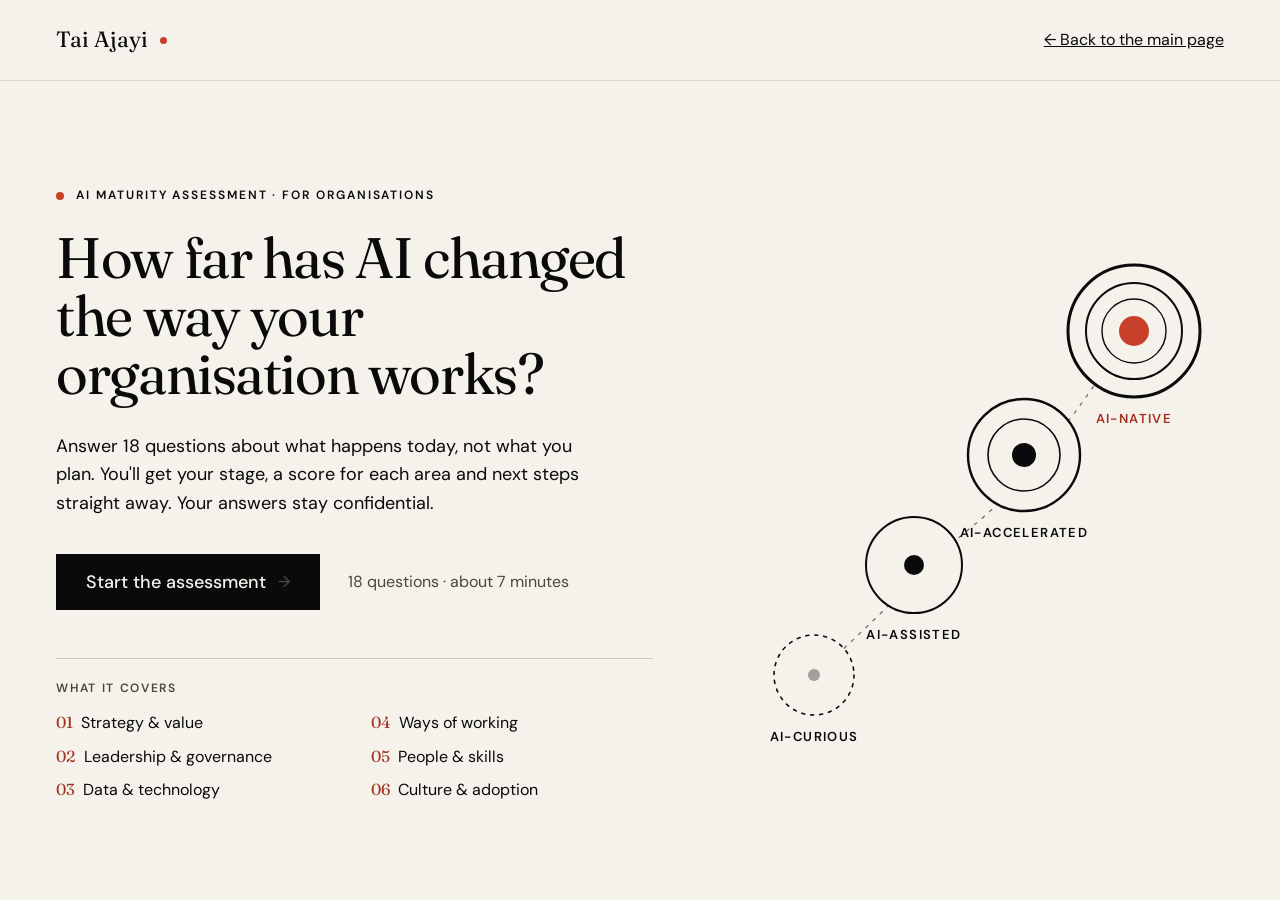
<file: assessment/index.html>
<!doctype html>
<html lang="en-GB">
<head>
<meta charset="utf-8">
<meta name="viewport" content="width=device-width, initial-scale=1, viewport-fit=cover">
<title>AI Maturity Assessment — Tai Ajayi, Fractional Chief AI Officer</title>
<meta name="description" content="How far has AI changed the way your organisation works? 18 questions, about 7 minutes. Get your stage, a score for each area and next steps.">
<link rel="icon" type="image/svg+xml" href="../assets/mark.svg">
<link rel="preconnect" href="https://fonts.googleapis.com">
<link rel="preconnect" href="https://fonts.gstatic.com" crossorigin>
<link href="https://fonts.googleapis.com/css2?family=DM+Sans:opsz,wght@9..40,400;9..40,500;9..40,600&amp;family=Fraunces:ital,opsz,wght@0,9..144,300;0,9..144,400;1,9..144,300&amp;display=swap" rel="stylesheet">
<link rel="stylesheet" href="../assets/assess.css">
</head>
<body>
<header class="a-head no-print">
  <a class="brand" href="../"><span>Tai Ajayi</span><span aria-hidden="true" style="width:7px;height:7px;border-radius:50%;background:#C8402A;display:inline-block"></span></a>
  <div class="links" id="head-links"><a class="head-link" href="../">← Back to the main page</a></div>
</header>
<main>
<section id="s-intro" class="screen">
  <div class="wrap intro">
    <div class="copy">
      <p class="eyebrow"><span class="dot" aria-hidden="true"></span>AI Maturity Assessment · For organisations</p>
      <h1>How far has AI changed the way your organisation works?</h1>
      <p class="lede">Answer 18 questions about what happens today, not what you plan. You'll get your stage, a score for each area and next steps straight away. Your answers stay confidential.</p>
      <div class="start">
        <button type="button" class="btn" data-act="start">Start the assessment <span aria-hidden="true">→</span></button>
        <span>18 questions · about 7 minutes</span>
      </div>
      <p class="small-note" id="resume" hidden><a href="#">Pick up where you left off →</a></p>
      <div class="covers">
        <p>What it covers</p>
        <ol>
          <li><span>01</span>Strategy &amp; value</li>
          <li><span>04</span>Ways of working</li>
          <li><span>02</span>Leadership &amp; governance</li>
          <li><span>05</span>People &amp; skills</li>
          <li><span>03</span>Data &amp; technology</li>
          <li><span>06</span>Culture &amp; adoption</li>
        </ol>
      </div>
    </div>
    <div class="art"><svg viewBox="0 0 500 520" role="img" aria-label="Four stages of AI maturity, from AI-curious to AI-native, each loop fuller than the last">
        <g fill="none" stroke="#0A0A0A" stroke-linecap="round">
          <path d="M90 440 C 160 380, 200 330, 250 290 S 360 170, 410 90" stroke-width="1.2" stroke-dasharray="3 7" opacity="0.6"></path>
          <g transform="translate(90 440)"><circle r="40" stroke-width="1.6" stroke-dasharray="3 6" fill="#F5F2EC"></circle><circle r="6" fill="#0A0A0A" stroke="none" opacity="0.35"></circle></g>
          <g transform="translate(190 330)"><circle r="48" stroke-width="2" fill="#F5F2EC"></circle><circle r="10" fill="#0A0A0A" stroke="none"></circle></g>
          <g transform="translate(300 220)"><circle r="56" stroke-width="2.4" fill="#F5F2EC"></circle><circle r="36" stroke-width="1.6"></circle><circle r="12" fill="#0A0A0A" stroke="none"></circle></g>
          <g transform="translate(410 96)"><circle r="66" stroke-width="3" fill="#F5F2EC"></circle><circle r="48" stroke-width="2"></circle><circle r="32" stroke-width="1.4"></circle><circle r="15" fill="#C8402A" stroke="none"></circle></g>
        </g>
        <g font-family="DM Sans, sans-serif" font-size="13" letter-spacing="1.4" font-weight="600" fill="#0A0A0A" text-anchor="middle">
          <text x="90" y="506">AI-CURIOUS</text>
          <text x="190" y="404">AI-ASSISTED</text>
          <text x="300" y="302">AI-ACCELERATED</text>
          <text x="410" y="188" fill="#A3301E">AI-NATIVE</text>
        </g>
      </svg></div>
  </div>
</section>
<section id="s-q" class="screen" hidden></section>
<section id="s-report" class="screen" hidden></section>
<section id="s-details" class="screen" hidden></section>
</main>
<script>
window.PLW_SITE = {
  home: '../', homeName: 'Tai Ajayi', backLabel: 'Back to the main page',
  logo: '../assets/mark.svg', privacy: '../privacy/', refPrefix: 'CAIO',
  helpLabel: 'How I help:', ctaLabel: 'Book a free 30-minute call',
  printFoot: 'Book a free 30-minute call about these results: taiwoajayi9-alt.github.io/fractional-chief-ai-officer',
  consentOrg: 'Tai Ajayi may contact me to discuss these results.',
  serviceName: function (d) {
    return { strategy: 'AI strategy and roadmap', leadership: 'Governance and policy', data: 'Tools and vendors',
             work: 'Delivery oversight', people: 'Team capability', culture: 'Team capability' }[d.key] || d.service;
  }
};
</script>
<script src="../assets/config.js"></script>
<script src="../assets/api.js"></script>
<script src="../assets/data-org.js"></script>
<script src="../assets/assess.js"></script>
</body>
</html>
</file>
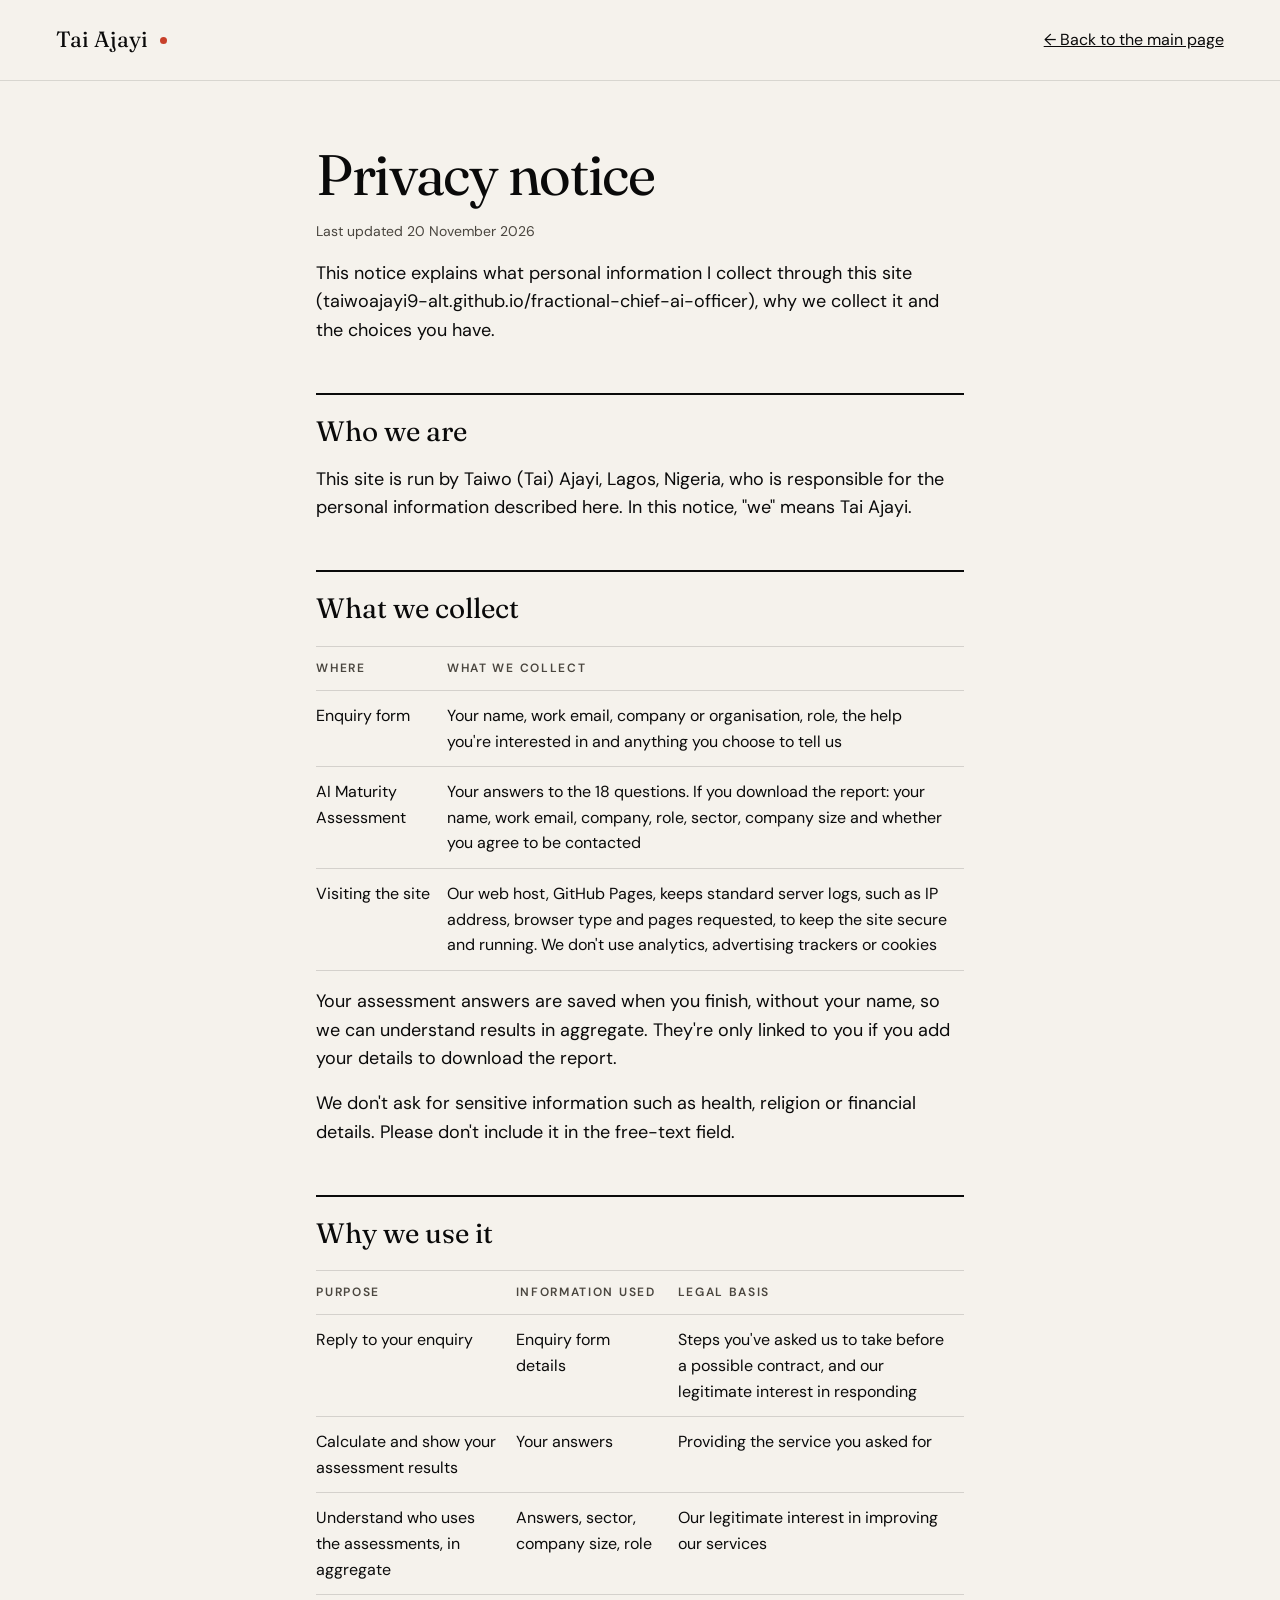
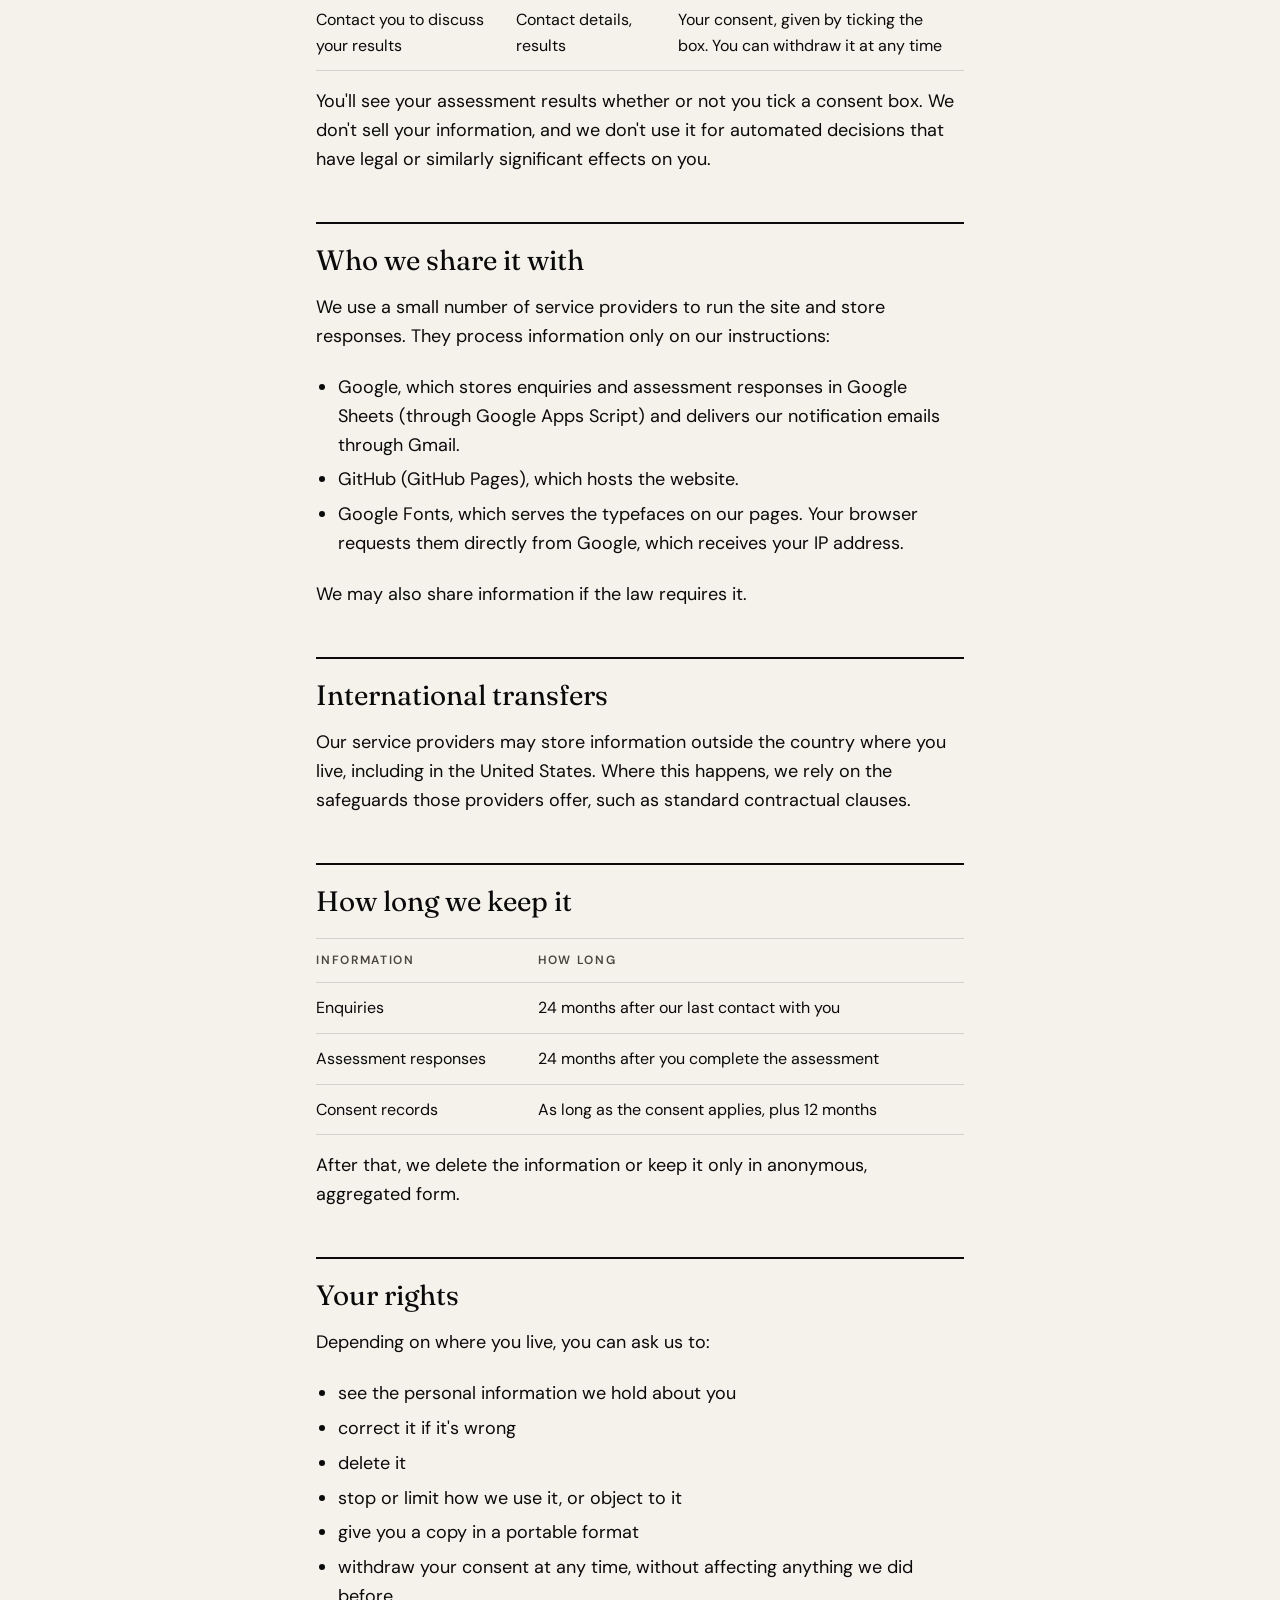
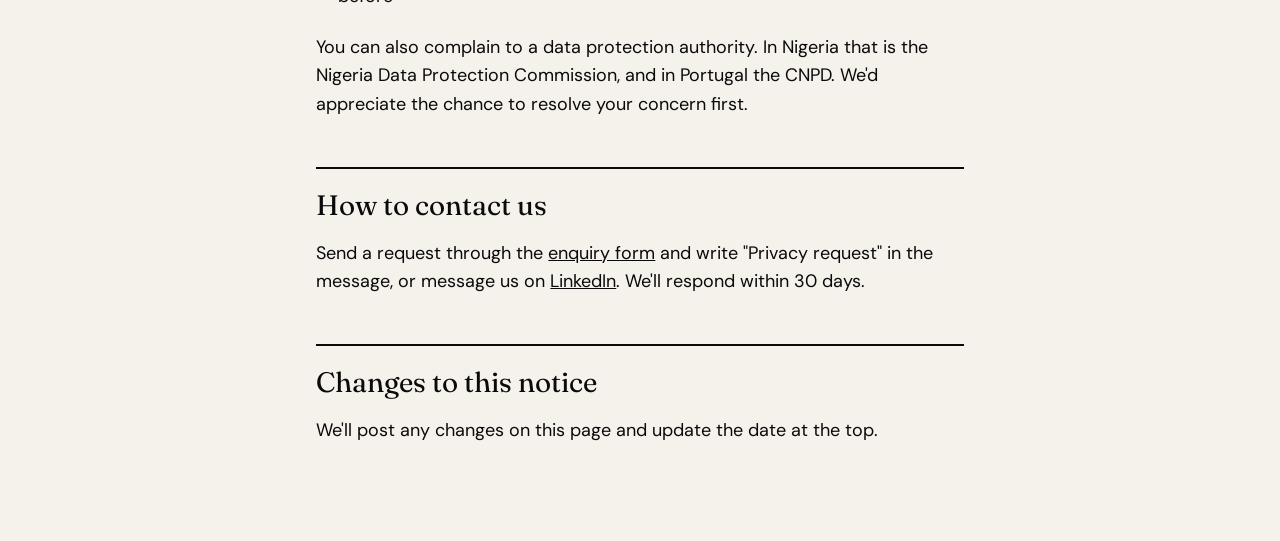
<file: privacy/index.html>
<!doctype html>
<html lang="en-GB">
<head>
<meta charset="utf-8">
<meta name="viewport" content="width=device-width, initial-scale=1">
<title>Privacy notice — Tai Ajayi</title>
<meta name="description" content="What personal information Tai Ajayi collects through this site, why, and the choices you have.">
<link rel="icon" type="image/svg+xml" href="../assets/mark.svg">
<link rel="preconnect" href="https://fonts.googleapis.com">
<link rel="preconnect" href="https://fonts.gstatic.com" crossorigin>
<link href="https://fonts.googleapis.com/css2?family=DM+Sans:opsz,wght@9..40,400;9..40,500;9..40,600&amp;family=Fraunces:ital,opsz,wght@0,9..144,300;0,9..144,400;1,9..144,300&amp;display=swap" rel="stylesheet">
<link rel="stylesheet" href="../assets/assess.css">
<style>
.prose{max-width:760px;padding-top:clamp(36px,5vw,72px);padding-bottom:96px}
.prose h1{margin:0;font-family:var(--serif);font-weight:400;font-size:clamp(40px,4.45vw,64px);line-height:1.04;letter-spacing:-.025em}
.prose .updated{margin:16px 0 0;font-size:14px;color:var(--muted)}
.prose h2{margin:48px 0 0;padding-top:20px;border-top:2px solid var(--ink);font-family:var(--serif);font-weight:400;font-size:28px;line-height:1.2}
.prose p,.prose ul{margin:16px 0 0}
.prose ul{padding-left:22px}
.prose li{margin:6px 0}
.prose table{width:100%;border-collapse:collapse;margin-top:20px;font-size:16px}
.prose th,.prose td{text-align:left;vertical-align:top;padding:12px 16px 12px 0;border-top:1px solid var(--line)}
.prose th{font-size:12px;letter-spacing:.14em;text-transform:uppercase;font-weight:600;color:var(--muted)}
.prose tr:last-child td{border-bottom:1px solid var(--line)}
@media screen and (max-width:640px){.prose table,.prose tbody,.prose tr,.prose td{display:block}.prose thead{display:none}.prose td{border:0;padding:4px 0}.prose tr{border-top:1px solid var(--line);padding:10px 0}.prose td:first-child{font-weight:600}}
</style>
</head>
<body>
<header class="a-head">
  <a class="brand" href="../"><span>Tai Ajayi</span><span aria-hidden="true" style="width:7px;height:7px;border-radius:50%;background:#C8402A;display:inline-block"></span></a>
  <div class="links"><a class="head-link" href="../">← Back to the main page</a></div>
</header>
<main class="wrap prose">
  <h1>Privacy notice</h1>
  <p class="updated">Last updated 20 November 2026</p>
  <p>This notice explains what personal information I collect through this site (taiwoajayi9-alt.github.io/fractional-chief-ai-officer), why we collect it and the choices you have.</p>

  <h2>Who we are</h2>
  <p>This site is run by Taiwo (Tai) Ajayi, Lagos, Nigeria, who is responsible for the personal information described here. In this notice, "we" means Tai Ajayi.</p>

  <h2>What we collect</h2>
  <table>
    <thead><tr><th>Where</th><th>What we collect</th></tr></thead>
    <tbody>
      <tr><td>Enquiry form</td><td>Your name, work email, company or organisation, role, the help you're interested in and anything you choose to tell us</td></tr>
      <tr><td>AI Maturity Assessment</td><td>Your answers to the 18 questions. If you download the report: your name, work email, company, role, sector, company size and whether you agree to be contacted</td></tr>
      
      <tr><td>Visiting the site</td><td>Our web host, GitHub Pages, keeps standard server logs, such as IP address, browser type and pages requested, to keep the site secure and running. We don't use analytics, advertising trackers or cookies</td></tr>
    </tbody>
  </table>
  <p>Your assessment answers are saved when you finish, without your name, so we can understand results in aggregate. They're only linked to you if you add your details to download the report.</p>
  <p>We don't ask for sensitive information such as health, religion or financial details. Please don't include it in the free-text field.</p>

  <h2>Why we use it</h2>
  <table>
    <thead><tr><th>Purpose</th><th>Information used</th><th>Legal basis</th></tr></thead>
    <tbody>
      <tr><td>Reply to your enquiry</td><td>Enquiry form details</td><td>Steps you've asked us to take before a possible contract, and our legitimate interest in responding</td></tr>
      <tr><td>Calculate and show your assessment results</td><td>Your answers</td><td>Providing the service you asked for</td></tr>
      <tr><td>Understand who uses the assessments, in aggregate</td><td>Answers, sector, company size, role</td><td>Our legitimate interest in improving our services</td></tr>
      <tr><td>Contact you to discuss your results</td><td>Contact details, results</td><td>Your consent, given by ticking the box. You can withdraw it at any time</td></tr>
      
    </tbody>
  </table>
  <p>You'll see your assessment results whether or not you tick a consent box. We don't sell your information, and we don't use it for automated decisions that have legal or similarly significant effects on you.</p>

  <h2>Who we share it with</h2>
  <p>We use a small number of service providers to run the site and store responses. They process information only on our instructions:</p>
  <ul>
    <li>Google, which stores enquiries and assessment responses in Google Sheets (through Google Apps Script) and delivers our notification emails through Gmail.</li>
    <li>GitHub (GitHub Pages), which hosts the website.</li>
    <li>Google Fonts, which serves the typefaces on our pages. Your browser requests them directly from Google, which receives your IP address.</li>
  </ul>
  <p>We may also share information if the law requires it.</p>

  <h2>International transfers</h2>
  <p>Our service providers may store information outside the country where you live, including in the United States. Where this happens, we rely on the safeguards those providers offer, such as standard contractual clauses.</p>

  <h2>How long we keep it</h2>
  <table>
    <thead><tr><th>Information</th><th>How long</th></tr></thead>
    <tbody>
      <tr><td>Enquiries</td><td>24 months after our last contact with you</td></tr>
      <tr><td>Assessment responses</td><td>24 months after you complete the assessment</td></tr>
      <tr><td>Consent records</td><td>As long as the consent applies, plus 12 months</td></tr>
    </tbody>
  </table>
  <p>After that, we delete the information or keep it only in anonymous, aggregated form.</p>

  <h2>Your rights</h2>
  <p>Depending on where you live, you can ask us to:</p>
  <ul>
    <li>see the personal information we hold about you</li>
    <li>correct it if it's wrong</li>
    <li>delete it</li>
    <li>stop or limit how we use it, or object to it</li>
    <li>give you a copy in a portable format</li>
    <li>withdraw your consent at any time, without affecting anything we did before</li>
  </ul>
  <p>You can also complain to a data protection authority. In Nigeria that is the Nigeria Data Protection Commission, and in Portugal the CNPD. We'd appreciate the chance to resolve your concern first.</p>

  <h2>How to contact us</h2>
  <p>Send a request through the <a href="../#contact">enquiry form</a> and write "Privacy request" in the message, or message us on <a href="https://www.linkedin.com/in/tai-ajayi/">LinkedIn</a>. We'll respond within 30 days.</p>

  <h2>Changes to this notice</h2>
  <p>We'll post any changes on this page and update the date at the top.</p>
</main>
</body>
</html>
</file>
<file: assets/assess.css>
/* ProdLoop Works assessments: shared styles (desktop design 1440, phone design 390). */
:root{--ink:#0A0A0A;--cream:#F5F2EC;--muted:#4A463F;--red:#C8402A;--red-text:#A3301E;--line:rgba(10,10,10,.14);--line2:rgba(10,10,10,.18);--serif:'Fraunces',Georgia,serif;--sans:'DM Sans',system-ui,sans-serif;--pad:clamp(20px,4.4vw,64px)}
*{box-sizing:border-box}
html{-webkit-text-size-adjust:100%}
body{margin:0;background:var(--cream);color:var(--ink);font-family:var(--sans);font-size:18px;line-height:1.6;min-height:100vh;display:flex;flex-direction:column}
a{color:var(--ink)}a:hover{color:var(--red)}
button{font:inherit}
:focus-visible{outline:2px solid var(--red);outline-offset:3px}
[hidden]{display:none !important}
.sr-only{position:absolute;width:1px;height:1px;overflow:hidden;clip:rect(0 0 0 0);white-space:nowrap}
.serif{font-family:var(--serif);font-weight:400}
.it{font-style:italic;font-weight:300}
.eyebrow{margin:0;font-size:12px;letter-spacing:.16em;text-transform:uppercase;font-weight:600}
.muted{color:var(--muted)}

/* header */
.a-head{display:flex;align-items:center;justify-content:space-between;gap:16px;padding:18px var(--pad);border-bottom:1px solid rgba(10,10,10,.12)}
.brand{display:flex;align-items:center;gap:12px;text-decoration:none;color:var(--ink)}
.brand img{height:34px;width:auto;display:block}
.brand span{font-family:var(--serif);font-size:22px;white-space:nowrap}
.a-head .links{display:flex;align-items:center;gap:28px;font-size:16px}
.head-link{display:inline-flex;align-items:center;min-height:44px}

/* buttons */
.btn{display:inline-flex;align-items:center;justify-content:center;gap:12px;min-height:56px;padding:0 30px;background:var(--ink);color:var(--cream);text-decoration:none;font-weight:500;border:0;cursor:pointer;white-space:nowrap}
.btn:hover{background:#2A1F0E;color:var(--cream)}
.btn:disabled{opacity:.35;cursor:not-allowed}
.btn.sm{min-height:44px;padding:0 20px;font-size:16px}
.btn.cream{background:var(--cream);color:var(--ink)}
.btn.cream:hover{background:#fff;color:var(--ink)}
.btn-text{min-height:52px;padding:0 4px;background:transparent;border:0;font-weight:500;cursor:pointer;color:var(--ink)}
.btn-text:hover{color:var(--red)}

.wrap{max-width:1280px;width:100%;margin:0 auto;padding-left:var(--pad);padding-right:var(--pad)}
main{flex:1;display:flex;flex-direction:column}
.screen{flex:1;display:flex;flex-direction:column}

/* intro */
.intro{flex:1;padding-top:clamp(36px,5vw,72px);padding-bottom:56px;display:flex;gap:clamp(32px,5.5vw,80px);align-items:center}
.intro .copy{flex:1 1 0;min-width:0}
.intro .eyebrow{display:flex;align-items:center;gap:12px;margin-bottom:24px}
.dot{width:8px;height:8px;border-radius:50%;background:var(--red);flex:none}
.intro h1{margin:0;font-family:var(--serif);font-weight:400;font-size:clamp(40px,4.45vw,64px);line-height:1.02;letter-spacing:-.025em}
.intro .lede{margin:28px 0 0;max-width:540px}
.intro .start{display:flex;flex-wrap:wrap;align-items:center;gap:16px 28px;margin-top:36px}
.intro .start span{font-size:16px;color:var(--muted)}
.covers{margin-top:48px;padding-top:20px;border-top:1px solid var(--line2);max-width:600px}
.covers p{margin:0 0 12px;font-size:12px;letter-spacing:.14em;text-transform:uppercase;font-weight:600;color:var(--muted)}
.covers ol{margin:0;padding:0;list-style:none;display:grid;grid-template-columns:repeat(2,minmax(0,1fr));gap:8px 32px;font-size:16px}
.covers li span{color:var(--red-text);font-family:var(--serif);margin-right:8px}
.intro .art{flex:0 1 500px;min-width:0}
.intro .art svg{width:100%;height:auto;display:block}
.small-note{margin:20px 0 0;font-size:14px;color:var(--muted)}

/* progress */
.progress{padding-top:32px}
.progress .meta{display:flex;justify-content:space-between;gap:12px;font-size:14px;margin-bottom:12px}
.progress .meta b{font-weight:600}
.progress .meta .dim-now{display:none}
.bars,.bar-labels{display:grid;gap:6px}
.bars div{height:4px;background:rgba(10,10,10,.14)}
.bar-labels{margin-top:10px;font-size:12px;letter-spacing:.06em;color:var(--muted)}
.bar-labels .on{color:var(--ink);font-weight:600}

/* question */
.q{flex:1;padding-top:56px;padding-bottom:48px;display:flex;gap:clamp(32px,6.7vw,96px)}
.q .ask{flex:0 0 420px;min-width:0}
.q .ask .eyebrow{margin-bottom:18px;color:var(--red-text)}
.q h1{margin:0;font-family:var(--serif);font-weight:400;font-size:40px;line-height:1.1;letter-spacing:-.015em}
.q .hint{margin:20px 0 0;font-size:16px;color:var(--muted)}
.q fieldset{flex:1 1 0;min-width:0;border:0;margin:0;padding:0;display:flex;flex-direction:column}
.opt{position:relative;display:flex;align-items:center;gap:18px;min-height:64px;padding:12px 22px;border-top:1px solid var(--line2);cursor:pointer;line-height:1.4}
.opt input{position:absolute;opacity:0;width:1px;height:1px}
.opt .r{width:20px;height:20px;border-radius:50%;border:1.5px solid var(--ink);flex:none;display:inline-flex;align-items:center;justify-content:center}
.opt:hover{background:rgba(10,10,10,.04)}
.opt:has(input:checked){background:var(--ink);color:var(--cream);border-top-color:var(--ink)}
.opt:has(input:checked) .r{border-color:var(--cream)}
.opt:has(input:checked) .r::after{content:"";width:10px;height:10px;border-radius:50%;background:var(--red)}
.opt:has(input:checked)+.opt{border-top-color:var(--ink)}
.opt:has(input:focus-visible){outline:2px solid var(--red);outline-offset:2px}
.opt.unsure{min-height:56px;color:var(--muted);font-size:16px;border-bottom:1px solid var(--line2)}
.opt.unsure .r{border-style:dashed;border-color:var(--muted)}
.qnav{display:flex;justify-content:space-between;align-items:center;margin-top:36px}

/* report */
.r-hero{padding-top:64px;padding-bottom:56px;display:flex;gap:clamp(32px,5.5vw,80px);align-items:center}
.r-hero .copy{flex:1 1 0;min-width:0}
.r-hero .eyebrow{margin-bottom:20px;color:var(--muted)}
.r-hero .based{margin:0 0 10px;color:var(--muted)}
.r-hero h1{margin:0;font-family:var(--serif);font-weight:400;font-size:clamp(40px,4.45vw,64px);line-height:1.02;letter-spacing:-.025em}
.r-hero .meaning{margin:22px 0 0;max-width:540px}
.r-hero .score{margin:28px 0 0;display:flex;align-items:baseline;gap:14px}
.r-hero .score b{font-family:var(--serif);font-weight:400;font-size:64px;line-height:1}
.r-hero .score span{font-size:16px;color:var(--muted)}
.r-hero .line{margin:14px 0 0;font-size:16px}
.r-hero .line.m{color:var(--muted)}
.stage-svg{flex:0 1 560px;min-width:0}
.stage-svg svg{width:100%;height:auto;display:block}
.stage-bar{display:none;margin-top:28px;grid-template-columns:repeat(4,minmax(0,1fr));gap:4px;text-align:center;font-size:12px;letter-spacing:.08em;font-weight:600}
.stage-bar div>div{height:6px;background:rgba(10,10,10,.14)}
.stage-bar .on>div{background:var(--red)}
.stage-bar p{margin:8px 0 0;color:var(--muted)}
.stage-bar .on p{color:var(--ink)}
.copied{font-size:14px;color:var(--muted);margin-left:8px}

.r-sec{padding-bottom:56px}
.r-sec .h{display:flex;justify-content:space-between;align-items:baseline;gap:16px;padding:20px 0;border-top:2px solid var(--ink)}
.r-sec h2{margin:0;font-family:var(--serif);font-weight:400;font-size:28px;line-height:1.2}
.r-sec .h p{margin:6px 0 0;font-size:16px;color:var(--red-text);font-weight:600}
.dim{display:grid;grid-template-columns:280px 1fr 64px;gap:24px;align-items:center;padding:16px 0;border-top:1px solid var(--line)}
.dim:last-child{border-bottom:1px solid var(--line)}
.dim .sub{color:var(--muted);font-size:16px;font-weight:400}
.dim .track{height:10px;background:rgba(10,10,10,.1)}
.dim .fill{height:10px;background:var(--ink)}
.dim .pct{text-align:right;font-weight:600}
.dim.low .name{font-weight:600}
.dim.low .fill{background:var(--red)}
.dim.low .pct{color:var(--red-text)}
.dim .na{font-size:14px;color:var(--muted);font-weight:400}

.next{display:grid;grid-template-columns:repeat(2,minmax(0,1fr));gap:0 64px}
.next>div{padding:24px 0;border-top:1px solid var(--line)}
.next .eyebrow{color:var(--red-text)}
.next .step{margin:10px 0 0;font-family:var(--serif);font-size:22px;line-height:1.3}
.next .help{margin:14px 0 0;font-size:16px}
.next .help a{font-weight:500}
.unsure-note{margin:8px 0 0;padding:18px 0 0;border-top:1px dashed rgba(10,10,10,.35);font-size:16px;color:var(--muted)}
.practices{margin:0;padding:0;list-style:none;display:grid;grid-template-columns:repeat(3,minmax(0,1fr));gap:0 48px}
.practices li{padding:22px 0;border-top:1px solid var(--line)}
.practices li span{display:block;font-family:var(--serif);font-size:28px;color:var(--red);line-height:1}
.practices li p{margin:12px 0 0}

.r-cta{background:var(--ink);color:var(--cream)}
.r-cta .row{display:flex;flex-wrap:wrap;align-items:center;justify-content:space-between;gap:24px 48px;padding-top:56px;padding-bottom:56px}
.r-cta h2{margin:0;font-family:var(--serif);font-weight:400;font-size:40px;line-height:1.1}
.r-cta .bridge{display:flex;flex-wrap:wrap;justify-content:space-between;align-items:center;gap:16px 32px;padding-top:24px;padding-bottom:48px;border-top:1px solid rgba(245,242,236,.2)}
.r-cta .bridge p{margin:0}
.r-cta .bridge a{color:var(--cream);font-weight:500}
.r-cta .credit{font-size:12px;color:#A8A196}
.r-cta .row.top-pad{padding-bottom:44px}
.print-only{display:none}

/* details */
.details{flex:1;padding-top:48px;padding-bottom:48px;display:flex;gap:clamp(32px,6.7vw,96px)}
.details .side{flex:0 0 400px;min-width:0}
.details .side svg{width:72px;height:72px;display:block;margin-bottom:28px}
.details h1{margin:0;font-family:var(--serif);font-weight:400;font-size:clamp(40px,4.45vw,64px);line-height:1.05;letter-spacing:-.02em}
.details .side p{margin:20px 0 0;color:var(--muted)}
.details form{flex:1 1 0;min-width:0;display:flex;flex-direction:column;gap:26px}
.grid2{display:grid;grid-template-columns:repeat(2,minmax(0,1fr));gap:26px 32px}
.fld{display:flex;flex-direction:column;gap:6px;font-size:14px;font-weight:600}
.fld.full{grid-column:1/-1}
.fld .opt-tag,.legend .opt-tag{font-weight:400;color:var(--muted);font-size:12px;margin-left:6px}
.fld input,.fld select{font:inherit;font-weight:400;font-size:18px;padding:10px 0;min-height:48px;border:0;border-bottom:1px solid rgba(10,10,10,.35);background:transparent;color:var(--ink);border-radius:0;-webkit-appearance:none;appearance:none}
.fld select{background-image:linear-gradient(45deg,transparent 50%,var(--ink) 50%),linear-gradient(135deg,var(--ink) 50%,transparent 50%);background-position:calc(100% - 14px) 22px,calc(100% - 9px) 22px;background-size:5px 5px;background-repeat:no-repeat;padding-right:28px}
.fld select:invalid{color:var(--muted)}
.fld input:focus,.fld select:focus{outline:none;border-bottom-color:var(--ink)}
.fld [aria-invalid="true"]{border-bottom-color:var(--red-text)}
fieldset.sizes{border:0;margin:0;padding:0}
.legend{font-size:14px;font-weight:600;margin-bottom:12px;padding:0}
.chips{display:flex;flex-wrap:wrap;gap:10px}
.chip{position:relative;display:inline-flex;align-items:center;min-height:44px;padding:0 18px;border:1px solid rgba(10,10,10,.35);border-radius:999px;font-size:16px;cursor:pointer}
.chip input{position:absolute;opacity:0;width:1px;height:1px}
.chip:has(input:checked){background:var(--ink);color:var(--cream);border-color:var(--ink)}
.chip:has(input:focus-visible){outline:2px solid var(--red);outline-offset:2px}
.consent{display:flex;align-items:flex-start;gap:14px;font-size:16px;padding-top:18px;border-top:1px solid var(--line2);cursor:pointer}
.consent input{width:22px;height:22px;margin:2px 0 0;accent-color:var(--ink);flex:none}
.consent-note{margin:-10px 0 0;font-size:14px;color:var(--muted)}
.form-error{margin:0;padding:14px 0 0;border-top:2px solid var(--red-text);color:var(--red-text);font-size:16px}
.hp{position:absolute;left:-9999px;width:1px;height:1px;overflow:hidden}

/* ---------- tablet ---------- */
@media screen and (max-width:1100px){
  .intro .art{flex-basis:380px}
  .q .ask{flex-basis:340px}
  .details .side{flex-basis:320px}
  .stage-svg{flex-basis:420px}
}
/* ---------- phone ---------- */
@media screen and (max-width:820px){
  body{font-size:18px;line-height:1.5}
  .a-head{padding:12px 20px}
  .brand img{height:28px}
  .brand span{font-size:18px}
  .a-head .links{gap:16px;font-size:14px}
  .hide-sm{display:none}
  .btn.sm{min-height:44px;padding:0 14px;font-size:14px}
  .intro{flex-direction:column;align-items:stretch;padding-top:36px}
  .intro .art{flex:none;width:100%;max-width:340px;margin:0 auto}
  .intro .lede{margin-top:20px}
  .intro .start .btn{width:100%}
  .covers ol{grid-template-columns:1fr}
  .progress{padding-top:20px}
  .progress .meta .dim-now{display:inline}
  .progress .meta .time{display:none}
  .bar-labels{display:none}
  .q{flex-direction:column;gap:20px;padding-top:28px;padding-bottom:24px}
  .q .ask{flex:none}
  .q .ask .eyebrow{display:none}
  .q h1{font-size:28px;line-height:1.15}
  .q .hint{margin-top:10px}
  .opt{min-height:60px;padding:12px 16px;gap:14px;font-size:17px}
  .qnav{position:sticky;bottom:0;background:var(--cream);margin:0 -20px;padding:14px 20px calc(14px + env(safe-area-inset-bottom));border-top:1px solid var(--line);z-index:5}
  .qnav .btn{flex:1;margin-left:16px}
  .r-hero{flex-direction:column;align-items:stretch;padding-top:36px;padding-bottom:32px;gap:0}
  .r-hero .based{font-size:16px;margin-bottom:8px}
  .r-hero .meaning{margin-top:16px}
  .r-hero .score{margin-top:20px;gap:10px}
  .r-hero .score span{font-size:14px}
  .stage-svg{display:none}
  .stage-bar{display:grid}
  .r-sec{padding-bottom:32px}
  .r-sec .h{padding:16px 0;display:block}
  .dim{grid-template-columns:1fr auto;gap:8px 16px;padding:14px 0;font-size:16px}
  .dim .track{grid-column:1/-1;grid-row:2;height:8px}
  .dim .fill{height:8px}
  .dim .sub{display:block;font-size:14px}
  .next{grid-template-columns:1fr}
  .next>div{padding:18px 0}
  .next .step{font-size:22px}
  .practices{grid-template-columns:1fr}
  .r-cta .row{padding-top:36px;padding-bottom:40px}
  .r-cta h2{font-size:28px}
  .r-cta .btn{width:100%}
  .details{flex-direction:column;padding-top:32px;gap:28px}
  .details .side{flex:none}
  .details .side svg{width:56px;height:56px;margin-bottom:18px}
  .details h1{font-size:40px}
  .grid2{grid-template-columns:1fr;gap:22px}
  .details .btn{width:100%}
}

/* ---------- print (Download PDF) ---------- */
@page{size:A4;margin:14mm 14mm 16mm}
@media print{
  *{-webkit-print-color-adjust:exact;print-color-adjust:exact}
  body{font-size:12pt;line-height:1.45;background:#fff;display:block;min-height:0}
  .no-print,.a-head,.copied{display:none !important}
  .print-only{display:block !important}
  .wrap{padding-left:0;padding-right:0;max-width:none}
  .print-head{display:flex !important;justify-content:space-between;align-items:center;padding-bottom:10px;border-bottom:1px solid var(--line2);font-size:10pt;color:var(--muted)}
  .print-head img{height:26px}
  .r-hero{padding-top:10px;padding-bottom:10px;gap:24px}
  .r-hero .meaning{margin-top:10px}.r-hero .score{margin-top:12px}.r-hero .line{margin-top:6px}
  .r-hero h1{font-size:30pt}
  .r-hero .score b{font-size:36pt}
  .stage-svg{flex-basis:300px}
  .r-sec{padding-bottom:10px;break-inside:avoid}
  .unsure-note{font-size:10pt;padding-top:10px}
  .r-sec .h{padding:10px 0}
  .r-sec h2{font-size:16pt}
  .dim{grid-template-columns:250px 1fr 50px;padding:6px 0;gap:16px;font-size:11pt}
  .dim .sub{font-size:10pt}
  .next .step{font-size:13pt}
  .next>div{padding:12px 0;break-inside:avoid}
  .practices li{padding:12px 0}
  .r-cta{background:#fff;color:var(--ink);border-top:2px solid var(--ink);break-inside:avoid}
  .r-cta .row,.r-cta .bridge{padding-top:14px;padding-bottom:10px;border-top:0}
  .r-cta h2{font-size:18pt}
  .r-cta .bridge a{color:var(--ink)}
  .r-cta .credit{color:var(--muted)}
  .print-foot{display:block !important;margin-top:8px;font-size:10pt;color:var(--muted)}
  a{text-decoration:none}
}
@media (prefers-reduced-motion:reduce){.pulse{animation:none !important}}
.pulse{transform-origin:center;transform-box:fill-box;animation:plwpulse 3.6s ease-out infinite}
@keyframes plwpulse{0%{opacity:.7;transform:scale(1)}100%{opacity:0;transform:scale(1.5)}}
</file>
